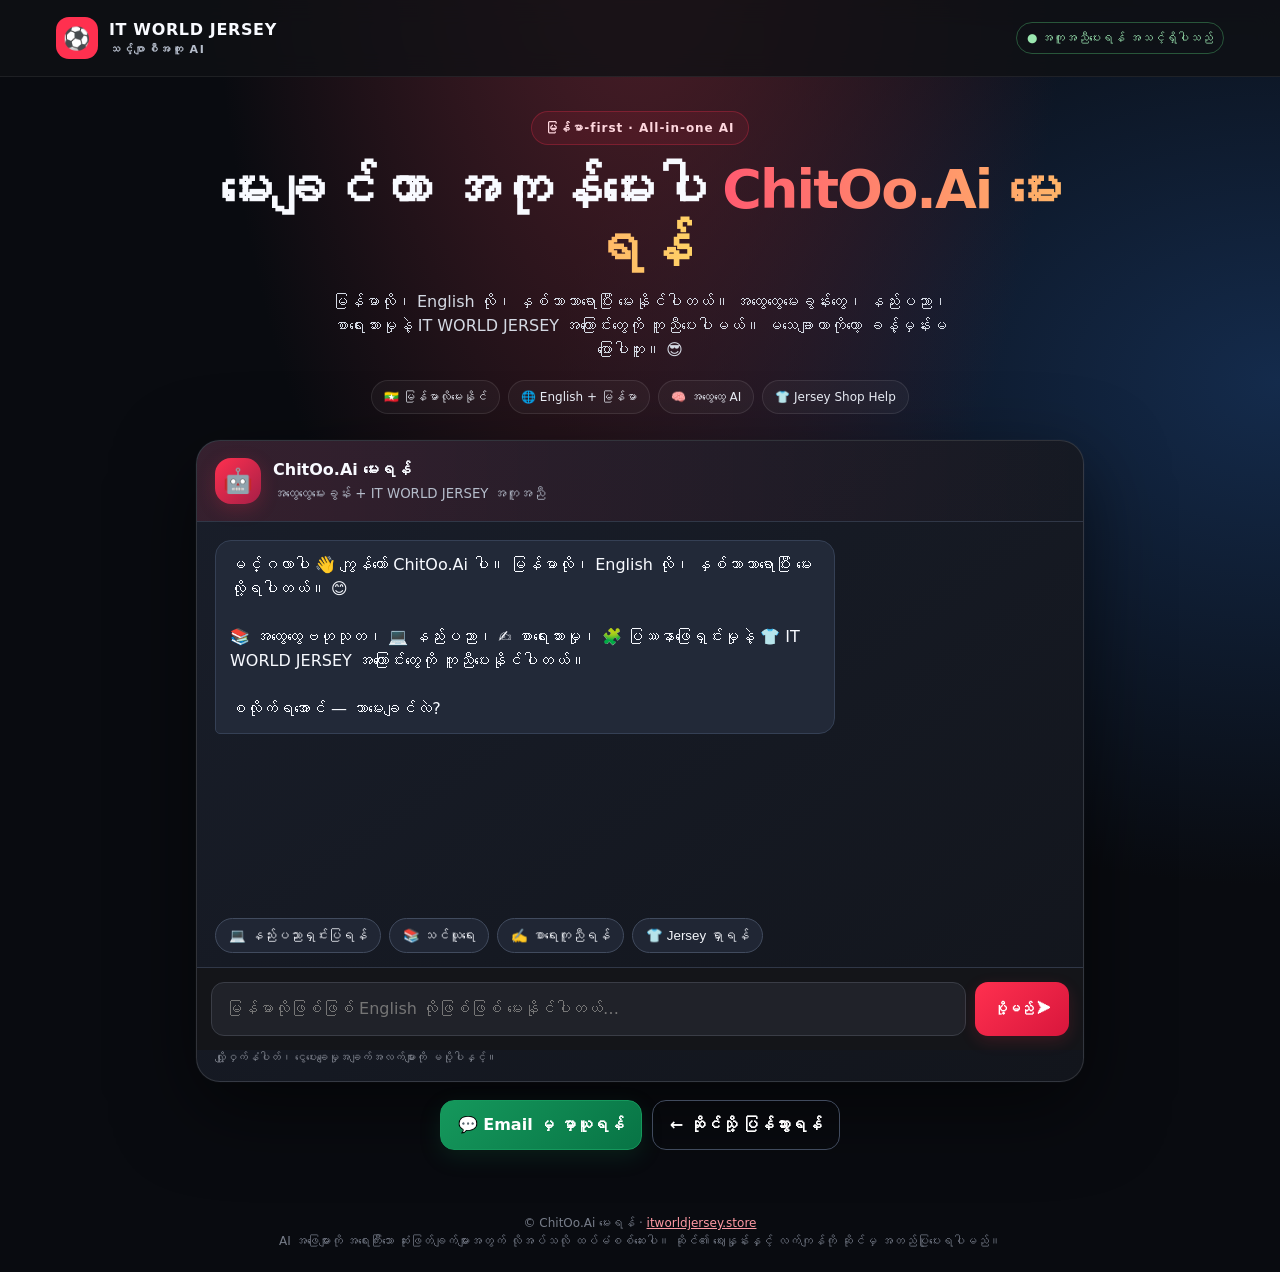
<file: ai/index.html>
<!doctype html>
<html lang="my">
<head>
<meta charset="utf-8">
<meta name="viewport" content="width=device-width,initial-scale=1">
<meta name="theme-color" content="#101114">
<title>ChitOo.Ai မေးရန် | IT WORLD JERSEY</title>
<meta name="description" content="ChitOo.Ai မေးရန် — မြန်မာ-first all-purpose AI assistant, with IT WORLD JERSEY shop help.">
<style>
:root{color-scheme:dark;--bg:#090b10;--panel:#151923;--line:#303747;--red:#ff304f;--muted:#b5bdcb;--white:#f8faff;--gold:#ffd166}
*{box-sizing:border-box}body{margin:0;background:radial-gradient(ellipse at 50% -15%,#54202b 0,transparent 48%),radial-gradient(ellipse at 100% 30%,#142b4c 0,transparent 40%),var(--bg);color:var(--white);font:16px/1.5 system-ui,-apple-system,Segoe UI,Roboto,sans-serif;min-height:100vh;display:flex;flex-direction:column}
header{display:flex;align-items:center;justify-content:space-between;gap:12px;padding:17px clamp(16px,5vw,56px);border-bottom:1px solid #ffffff12;background:#101114cc;position:sticky;top:0;backdrop-filter:blur(12px);z-index:2}.brand{display:flex;align-items:center;gap:11px;font-weight:850;letter-spacing:.04em}.logo{display:grid;place-items:center;width:42px;height:42px;border-radius:13px;background:var(--red);font-size:22px}.brand small{display:block;color:var(--muted);font-size:11px;letter-spacing:.14em}.status{font-size:12px;color:#9be7b0;border:1px solid #28563a;padding:6px 10px;border-radius:99px}
main{width:min(920px,100%);margin:0 auto;padding:34px 16px 24px;flex:1}.hero{text-align:center;margin:0 auto 26px}.eyebrow{display:inline-block;color:#ffd7de;background:#ff304f18;border:1px solid #ff304f44;border-radius:99px;padding:7px 13px;font-size:12px;font-weight:800;letter-spacing:.08em}.hero h1{font-size:clamp(32px,7vw,54px);line-height:1.08;margin:16px 0 12px;letter-spacing:-.035em}.hero h1 span{background:linear-gradient(90deg,#ff5a70,#ffd166);-webkit-background-clip:text;background-clip:text;color:transparent}.hero p{color:#d4d9e3;max-width:620px;margin:0 auto;font-size:16px}.badges{display:flex;justify-content:center;gap:8px;flex-wrap:wrap;margin-top:18px}.badge{border:1px solid #ffffff18;background:#ffffff09;border-radius:99px;padding:7px 12px;font-size:12px;color:#e7ebf3}
.chat{border:1px solid #ffffff20;border-radius:24px;background:linear-gradient(145deg,#191e2a,#12151c);overflow:hidden;box-shadow:0 26px 80px #0008,0 0 0 1px #ffffff05}.chathead{padding:17px 18px;border-bottom:1px solid var(--line);display:flex;align-items:center;gap:12px;background:linear-gradient(90deg,#ff304f20,transparent)}.avatar{width:46px;height:46px;border-radius:16px;background:linear-gradient(135deg,#ff304f,#a51f47);display:grid;place-items:center;font-size:24px;box-shadow:0 5px 18px #ff304f35}.chathead strong{display:block}.chathead small{color:var(--muted);display:block;margin-top:2px}.messages{height:min(44vh,440px);min-height:280px;overflow-y:auto;padding:18px;display:flex;flex-direction:column;gap:12px}.msg{max-width:min(85%,620px);padding:12px 14px;border-radius:16px;white-space:pre-wrap;overflow-wrap:anywhere}.bot{align-self:flex-start;background:#222938;border:1px solid #354055;border-bottom-left-radius:5px}.user{align-self:flex-end;background:linear-gradient(135deg,#d91e42,#a91f30);border:1px solid #ff647b44;border-bottom-right-radius:5px}.quick{display:flex;flex-wrap:wrap;gap:8px;padding:0 18px 14px}.quick button{background:#202634;color:#f2f4f9;border:1px solid #414b5e;border-radius:99px;padding:9px 13px;cursor:pointer;transition:transform .15s,border-color .15s}.quick button:active{transform:scale(.97)}.quick button:hover{border-color:var(--red)}form{display:flex;gap:9px;padding:14px;border-top:1px solid var(--line);background:#141519}input{min-width:0;flex:1;background:#202229;color:white;border:1px solid #3a3d46;border-radius:13px;padding:14px;font:inherit;outline:none}input:focus{border-color:var(--red)}.send{border:0;border-radius:13px;background:linear-gradient(135deg,#ff304f,#d8163c);color:white;font-weight:800;padding:0 19px;cursor:pointer;box-shadow:0 5px 16px #ff304f28}.hint{padding:0 18px 15px;color:#8e929d;font-size:11px}.cta{display:flex;justify-content:center;flex-wrap:wrap;gap:10px;margin:18px 0}.linkbtn{display:inline-flex;text-decoration:none;justify-content:center;align-items:center;gap:8px;border:1px solid #414b5e;border-radius:14px;padding:12px 17px;color:white;font-weight:700;transition:transform .15s}.linkbtn:active{transform:scale(.98)}.linkbtn.primary{background:linear-gradient(135deg,#15985c,#087445);border-color:#15985c;box-shadow:0 7px 22px #15985c25}footer{text-align:center;color:#777d89;padding:22px 12px;font-size:12px}footer a{color:#ff9aa4} @media(max-width:480px){header{padding:12px}.status{font-size:10px}.messages{padding:13px;min-height:260px}.msg{max-width:92%}.hero{margin-bottom:20px}main{padding-top:28px}.send{padding:0 14px}}
</style>
</head>
<body>
<header><div class="brand"><div class="logo">⚽</div><div>IT WORLD JERSEY<small>သင့်ဂျာစီအကူ AI</small></div></div><div class="status">● အကူအညီပေးရန် အသင့်ရှိပါသည်</div></header>
<main>
<section class="hero"><div class="eyebrow">မြန်မာ-first · All-in-one AI</div><h1>မေးချင်တာ အကုန်မေးပါ <span>ChitOo.Ai မေးရန်</span></h1><p>မြန်မာလို၊ English လို၊ နှစ်ဘာသာရောပြီး မေးနိုင်ပါတယ်။ အထွေထွေမေးခွန်းတွေ၊ နည်းပညာ၊ စာရေးသားမှုနဲ့ IT WORLD JERSEY အကြောင်းတွေကို ကူညီပေးပါမယ်။ မသေချာတာကိုတော့ ခန့်မှန်းမပြောပါဘူး။ 😎</p><div class="badges"><span class="badge">🇲🇲 မြန်မာလိုမေးနိုင်</span><span class="badge">🌐 English + မြန်မာ</span><span class="badge">🧠 အထွေထွေ AI</span><span class="badge">👕 Jersey Shop Help</span></div></section>
<section class="chat" aria-label="ChitOo.Ai မေးရန် chat"><div class="chathead"><div class="avatar">🤖</div><div><strong>ChitOo.Ai မေးရန်</strong><small>အထွေထွေမေးခွန်း + IT WORLD JERSEY အကူအညီ</small></div></div><div class="messages" id="messages" aria-live="polite"><div class="msg bot">မင်္ဂလာပါ 👋 ကျွန်တော် ChitOo.Ai ပါ။ မြန်မာလို၊ English လို၊ နှစ်ဘာသာရောပြီး မေးလို့ရပါတယ်။ 😊<br><br>📚 အထွေထွေဗဟုသုတ၊ 💻 နည်းပညာ၊ ✍️ စာရေးသားမှု၊ 🧩 ပြဿနာဖြေရှင်းမှုနဲ့ 👕 IT WORLD JERSEY အကြောင်းတွေကို ကူညီပေးနိုင်ပါတယ်။<br><br>စလိုက်ရအောင် — ဘာမေးချင်လဲ?</div></div><div class="quick"><button data-q="Cloudflare Worker ဆိုတာဘာလဲ မြန်မာလိုရှင်းပြပါ">💻 နည်းပညာရှင်းပြရန်</button><button data-q="နေ့စဉ်သုံးနိုင်တဲ့ အင်္ဂလိပ်စာလေ့လာရေးအစီအစဉ် ဆွဲပေးပါ">📚 သင်ယူရေး</button><button data-q="ဒီစာကို ပိုရှင်းလင်းအောင် ပြင်ရေးပေးပါ">✍️ စာရေးကူညီရန်</button><button data-q="Design 1081 ကို ရှာဖို့ ကူညီပါ">👕 Jersey ရှာရန်</button></div><form id="chatForm"><input id="chatInput" maxlength="500" autocomplete="off" placeholder="မြန်မာလိုဖြစ်ဖြစ် English လိုဖြစ်ဖြစ် မေးနိုင်ပါတယ်…" aria-label="Message ChitOo.Ai မေးရန်" required><button class="send" type="submit">ပို့မည် ➤</button></form><div class="hint">လျှို့ဝှက်နံပါတ်၊ ငွေပေးချေမှုအချက်အလက်များကို မပို့ပါနှင့်။</div></section>
<div class="cta"><a class="linkbtn primary" id="whatsapp" href="mailto:sales@itworldjersey.store?subject=IT%20WORLD%20JERSEY%20Help%20Request&body=Hi%20IT%20WORLD%20JERSEY%2C%20I%20need%20help%20finding%20a%20jersey." target="_blank" rel="noopener">💬 Email မှ မှာယူရန်</a><a class="linkbtn" href="https://itworldjersey.store/">← ဆိုင်သို့ ပြန်သွားရန်</a></div>
</main>
<footer>© ChitOo.Ai မေးရန် · <a href="https://itworldjersey.store/">itworldjersey.store</a><br>AI အဖြေများကို အရေးကြီးသော ဆုံးဖြတ်ချက်များအတွက် လိုအပ်သလို ထပ်မံစစ်ဆေးပါ။ ဆိုင်၏ ဈေးနှုန်းနှင့် လက်ကျန်ကို ဆိုင်မှ အတည်ပြုပေးရပါမည်။</footer>
<script>
(()=>{const log=document.getElementById('messages'),form=document.getElementById('chatForm'),input=document.getElementById('chatInput'),wa=document.getElementById('whatsapp');const history=[];let busy=false;function add(text,who){const el=document.createElement('div');el.className='msg '+who;el.textContent=text;log.appendChild(el);log.scrollTop=log.scrollHeight;return el}function setBusy(v){busy=v;input.disabled=v;form.querySelector('button').disabled=v;form.querySelector('button').textContent=v?'စဉ်းစားနေသည်…':'ပို့မည် ➤'}async function answer(raw){const q=raw.trim();if(!q||busy)return;add(q,'user');wa.href='mailto:sales@itworldjersey.store?subject=IT%20WORLD%20JERSEY%20Help%20Request&body='+encodeURIComponent('Hi IT WORLD JERSEY! I need help with: '+q);history.push({role:'user',content:q});setBusy(true);try{const res=await fetch('/api/chat',{method:'POST',headers:{'Content-Type':'application/json'},body:JSON.stringify({messages:history})});const data=await res.json();if(!res.ok||!data.reply)throw new Error(data.error||'The AI service is not ready yet.');add(data.reply,'bot');history.push({role:'assistant',content:data.reply});if(history.length>12)history.splice(0,history.length-12)}catch(err){add((err.message||'AI connection unavailable.')+' You can still contact the shop directly using WhatsApp below.','bot')}finally{setBusy(false)}}form.addEventListener('submit',e=>{e.preventDefault();const q=input.value;input.value='';answer(q)});document.querySelectorAll('[data-q]').forEach(b=>b.addEventListener('click',()=>answer(b.dataset.q)));})();
</script>
</body></html>
</file>
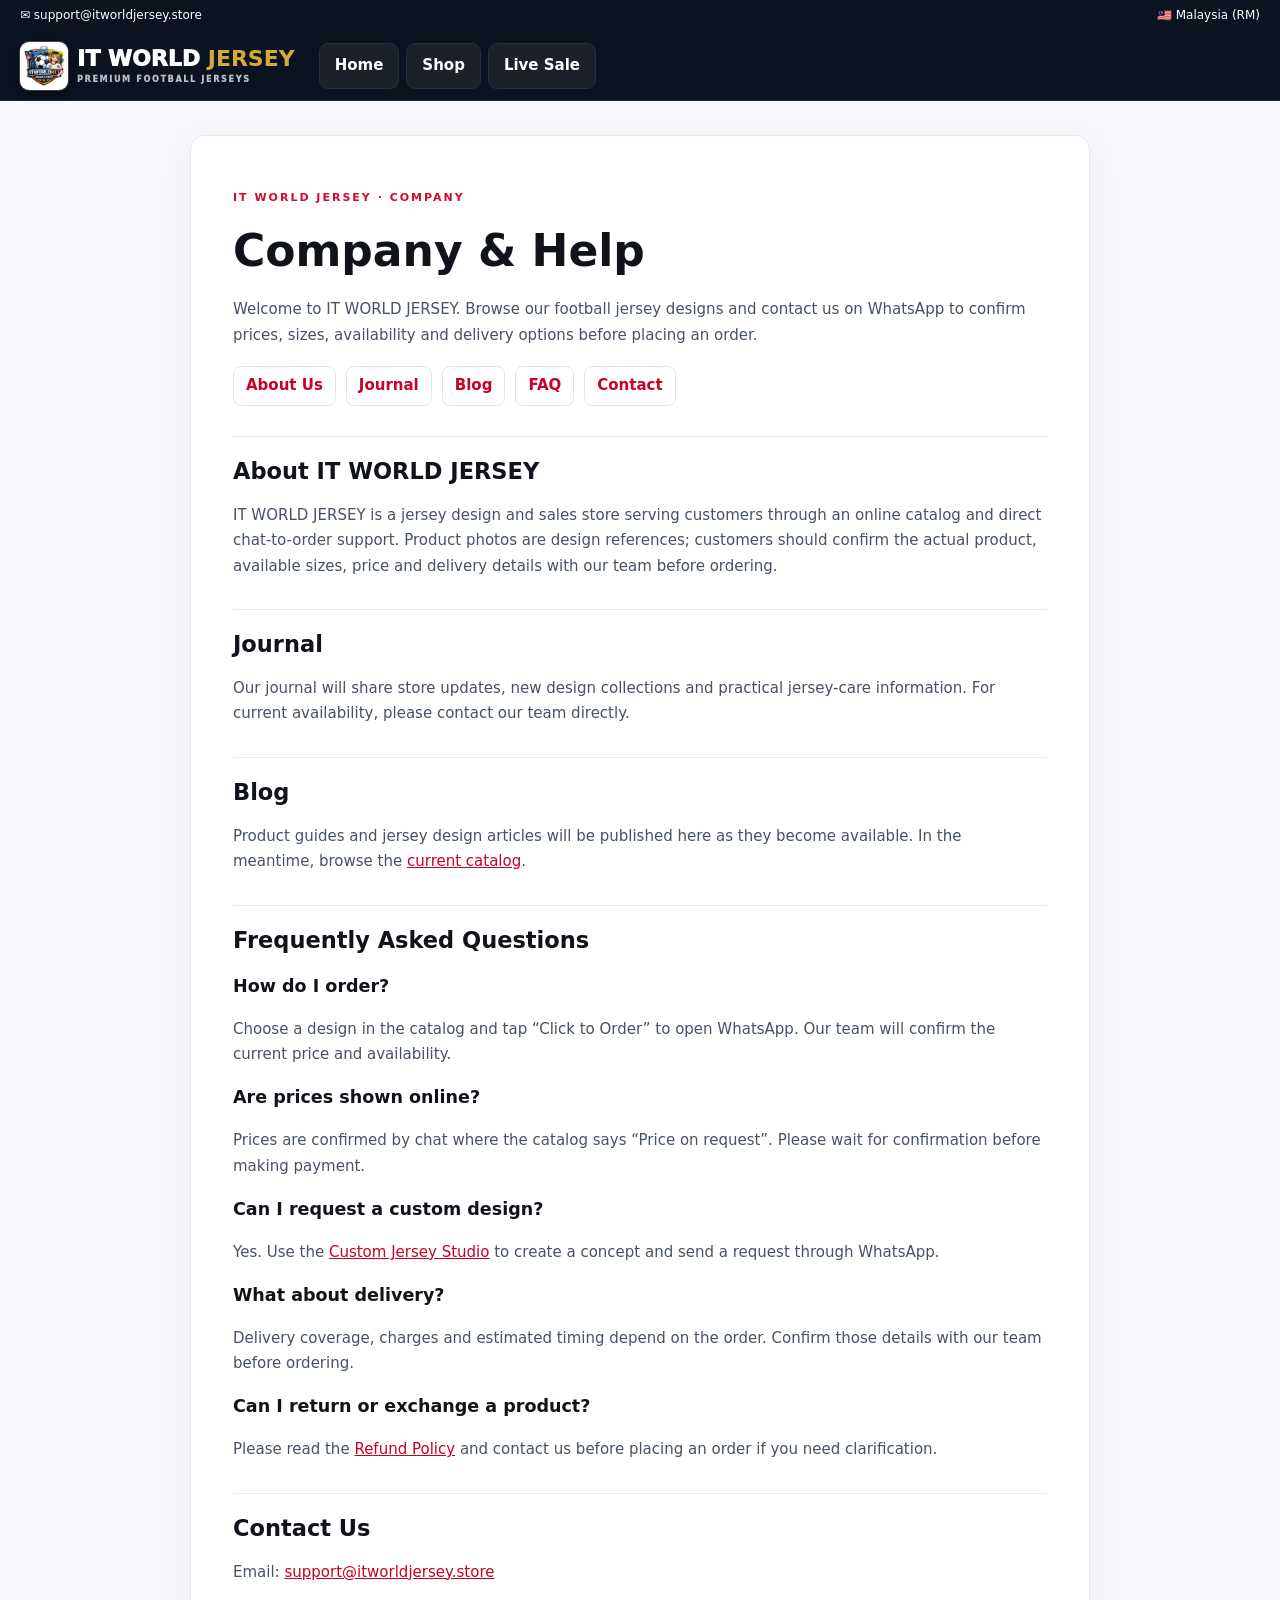
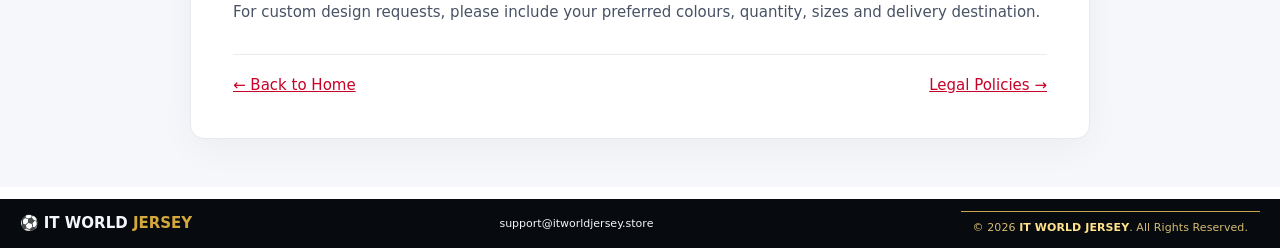
<file: company.html>
<!doctype html>
<html lang="en">
<head>
<meta charset="utf-8"><meta name="viewport" content="width=device-width,initial-scale=1">
<meta name="theme-color" content="#0b1220">
<meta name="description" content="About IT WORLD JERSEY, company updates, blog and frequently asked questions.">
<title>Company & Help | IT WORLD JERSEY</title>
<link rel="icon" type="image/svg+xml" href="/favicon.svg?v=20261031-1">
<link rel="shortcut icon" href="/favicon.svg?v=20261031-1">
<link rel="stylesheet" href="styles.css?v=20261030-1">
<style>
.content-page{background:#f6f7fa;min-height:70vh;padding:34px 0 48px}.content-shell{width:min(900px,calc(100% - 32px));margin:auto;background:#fff;border:1px solid #e6eaf0;border-radius:14px;padding:clamp(20px,4vw,42px);box-shadow:0 10px 35px #121a280b}.content-shell h1{margin:0 0 8px;font-size:clamp(30px,5vw,44px)}.content-shell h2{margin:30px 0 8px;padding-top:18px;border-top:1px solid #e8ebf0}.content-shell p,.content-shell li{line-height:1.7;color:#485264}.content-shell a{color:#c90027;text-decoration:underline}.content-nav{display:flex;gap:10px;flex-wrap:wrap;margin:18px 0 24px}.content-nav a{border:1px solid #e0e5ec;border-radius:8px;padding:8px 12px;text-decoration:none;font-weight:700}.content-page .eyebrow{color:#d30a2f}.content-footer{display:flex;justify-content:space-between;gap:14px;flex-wrap:wrap;margin-top:28px;padding-top:20px;border-top:1px solid #e8ebf0}
</style>
</head>
<body>
<div class="topbar"><div class="wrap top-inner"><a href="mailto:support@itworldjersey.store">✉ support@itworldjersey.store</a><span>🇲🇾 Malaysia (RM)</span></div></div>
<header class="site-head"><div class="wrap head-inner"><a class="brand" href="index.html"><img class="brand-logo" src="assets/itworldkl-jersey-shop.jpg" alt="IT WORLD KL Jersey Shop logo"><span>IT WORLD <b>JERSEY</b><small>PREMIUM FOOTBALL JERSEYS</small></span></a><nav class="nav"><a class="nav-link" href="index.html">Home</a><a class="nav-link" href="shop/">Shop</a><a class="nav-link live" href="https://itworldjersey.store/live/">Live Sale</a></nav></div></header>
<main class="content-page"><article class="content-shell">
<p class="eyebrow">IT WORLD JERSEY · COMPANY</p><h1>Company & Help</h1><p>Welcome to IT WORLD JERSEY. Browse our football jersey designs and contact us on WhatsApp to confirm prices, sizes, availability and delivery options before placing an order.</p>
<nav class="content-nav" aria-label="Company page sections"><a href="#about">About Us</a><a href="#journal">Journal</a><a href="#blog">Blog</a><a href="#faq">FAQ</a><a href="#contact">Contact</a></nav>
<section id="about"><h2>About IT WORLD JERSEY</h2><p>IT WORLD JERSEY is a jersey design and sales store serving customers through an online catalog and direct chat-to-order support. Product photos are design references; customers should confirm the actual product, available sizes, price and delivery details with our team before ordering.</p></section>
<section id="journal"><h2>Journal</h2><p>Our journal will share store updates, new design collections and practical jersey-care information. For current availability, please contact our team directly.</p></section>
<section id="blog"><h2>Blog</h2><p>Product guides and jersey design articles will be published here as they become available. In the meantime, browse the <a href="shop/">current catalog</a>.</p></section>
<section id="faq"><h2>Frequently Asked Questions</h2>
<h3>How do I order?</h3><p>Choose a design in the catalog and tap “Click to Order” to open WhatsApp. Our team will confirm the current price and availability.</p>
<h3>Are prices shown online?</h3><p>Prices are confirmed by chat where the catalog says “Price on request”. Please wait for confirmation before making payment.</p>
<h3>Can I request a custom design?</h3><p>Yes. Use the <a href="custom-design.html">Custom Jersey Studio</a> to create a concept and send a request through WhatsApp.</p>
<h3>What about delivery?</h3><p>Delivery coverage, charges and estimated timing depend on the order. Confirm those details with our team before ordering.</p>
<h3>Can I return or exchange a product?</h3><p>Please read the <a href="legal.html#refund">Refund Policy</a> and contact us before placing an order if you need clarification.</p></section>
<section id="contact"><h2>Contact Us</h2><p>Email: <a href="mailto:support@itworldjersey.store">support@itworldjersey.store</a></p><p>For custom design requests, please include your preferred colours, quantity, sizes and delivery destination.</p></section>
<div class="content-footer"><a href="index.html">← Back to Home</a><a href="legal.html">Legal Policies →</a></div>
</article></main><footer class="footer"><div class="wrap footer-bottom"><span>⚽ <b>IT WORLD <em>JERSEY</em></b></span><a href="mailto:support@itworldjersey.store">support@itworldjersey.store</a><span class="copyright">© 2026 <strong>IT WORLD JERSEY</strong>. All Rights Reserved.</span></div></footer>
</body></html>
</file>
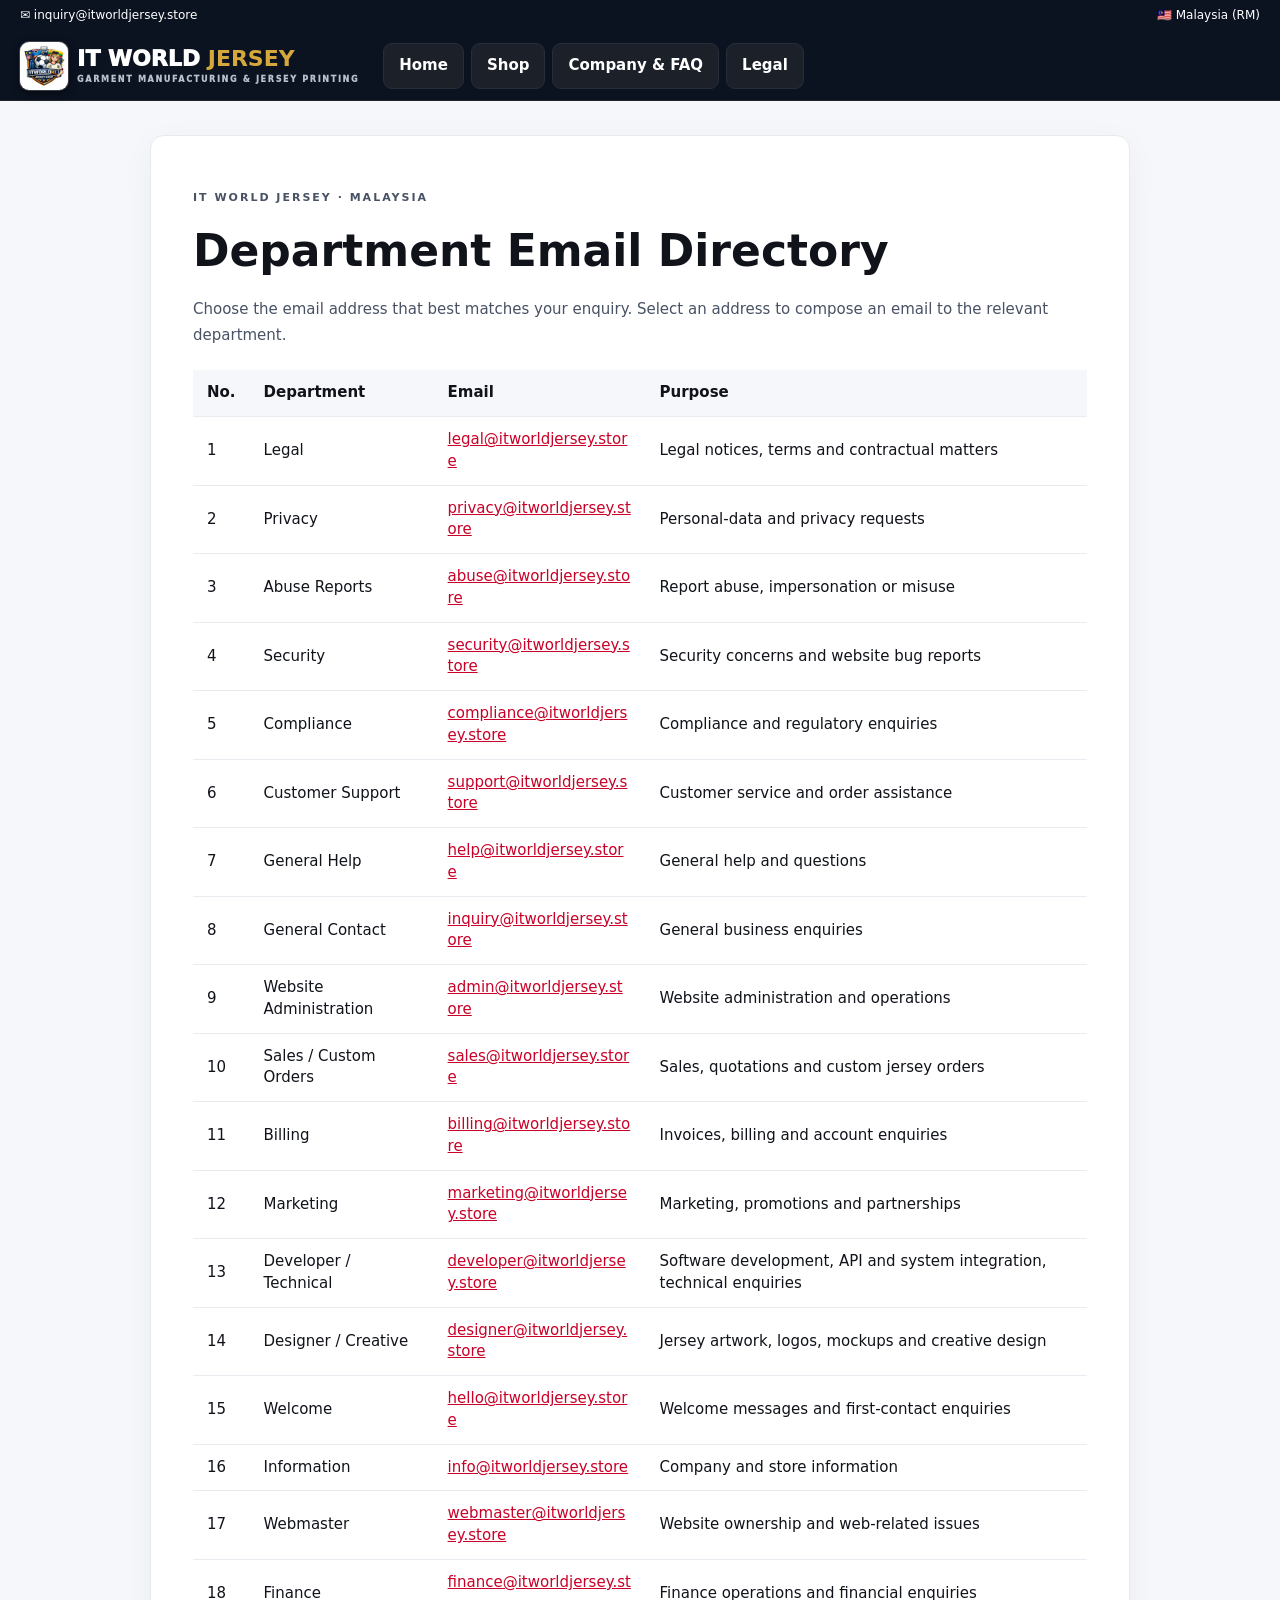
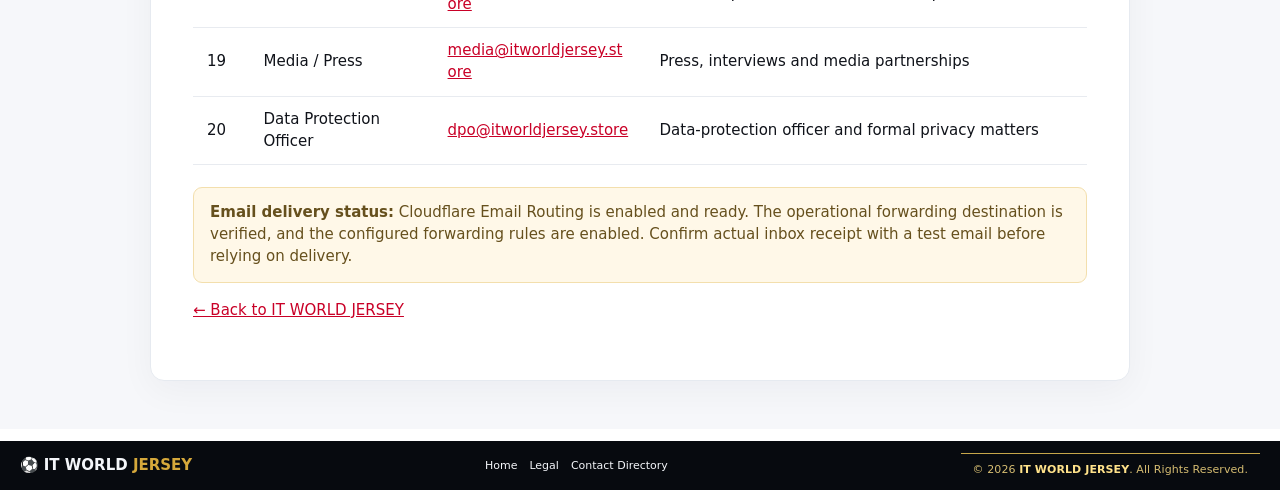
<file: contact-directory.html>
<!doctype html>
<html lang="en">
<head>
<meta charset="utf-8"><meta name="viewport" content="width=device-width,initial-scale=1">
<meta name="theme-color" content="#0b1220">
<meta name="description" content="Official departmental contact email directory for IT WORLD JERSEY, Malaysia.">
<title>Contact Directory | IT WORLD JERSEY</title>
<link rel="stylesheet" href="styles.css?v=20261031-1">
<style>
.directory-page{background:#f6f7fa;min-height:70vh;padding:34px 0 48px}.directory-shell{width:min(980px,calc(100% - 32px));margin:auto;background:#fff;border:1px solid #e6eaf0;border-radius:14px;padding:clamp(20px,4vw,42px);box-shadow:0 10px 35px #121a280b}.directory-shell h1{margin:0 0 8px;font-size:clamp(30px,5vw,44px)}.directory-shell p{line-height:1.7;color:#485264}.directory-shell a{color:#c90027;text-decoration:underline;overflow-wrap:anywhere}.directory-table-wrap{overflow-x:auto;margin-top:22px}.directory-table{width:100%;border-collapse:collapse;min-width:610px}.directory-table th,.directory-table td{text-align:left;padding:12px 14px;border-bottom:1px solid #e8ebf0}.directory-table th{background:#f6f7fa}.directory-note{margin-top:22px;padding:14px 16px;background:#fff8e8;border:1px solid #f3dfad;border-radius:9px;color:#66501d}@media(max-width:600px){.directory-shell{padding:20px 16px}.directory-table th,.directory-table td{padding:10px}}
</style>
</head>
<body>
<div class="topbar"><div class="wrap top-inner"><a href="mailto:inquiry@itworldjersey.store">✉ inquiry@itworldjersey.store</a><span>🇲🇾 Malaysia (RM)</span></div></div>
<header class="site-head"><div class="wrap head-inner"><a class="brand" href="index.html"><img class="brand-logo" src="assets/itworldkl-jersey-shop.jpg" alt="IT WORLD JERSEY logo"><span>IT WORLD <b>JERSEY</b><small>GARMENT MANUFACTURING & JERSEY PRINTING</small></span></a><nav class="nav"><a class="nav-link" href="index.html">Home</a><a class="nav-link" href="shop/">Shop</a><a class="nav-link" href="company.html">Company & FAQ</a><a class="nav-link" href="legal.html">Legal</a></nav></div></header>
<main class="directory-page"><article class="directory-shell">
<p class="eyebrow">IT WORLD JERSEY · MALAYSIA</p><h1>Department Email Directory</h1>
<p>Choose the email address that best matches your enquiry. Select an address to compose an email to the relevant department.</p>
<div class="directory-table-wrap"><table class="directory-table"><thead><tr><th>No.</th><th>Department</th><th>Email</th><th>Purpose</th></tr></thead><tbody>
<tr><td>1</td><td>Legal</td><td><a href="mailto:legal@itworldjersey.store">legal@itworldjersey.store</a></td><td>Legal notices, terms and contractual matters</td></tr>
<tr><td>2</td><td>Privacy</td><td><a href="mailto:privacy@itworldjersey.store">privacy@itworldjersey.store</a></td><td>Personal-data and privacy requests</td></tr>
<tr><td>3</td><td>Abuse Reports</td><td><a href="mailto:abuse@itworldjersey.store">abuse@itworldjersey.store</a></td><td>Report abuse, impersonation or misuse</td></tr>
<tr><td>4</td><td>Security</td><td><a href="mailto:security@itworldjersey.store">security@itworldjersey.store</a></td><td>Security concerns and website bug reports</td></tr>
<tr><td>5</td><td>Compliance</td><td><a href="mailto:compliance@itworldjersey.store">compliance@itworldjersey.store</a></td><td>Compliance and regulatory enquiries</td></tr>
<tr><td>6</td><td>Customer Support</td><td><a href="mailto:support@itworldjersey.store">support@itworldjersey.store</a></td><td>Customer service and order assistance</td></tr>
<tr><td>7</td><td>General Help</td><td><a href="mailto:help@itworldjersey.store">help@itworldjersey.store</a></td><td>General help and questions</td></tr>
<tr><td>8</td><td>General Contact</td><td><a href="mailto:inquiry@itworldjersey.store">inquiry@itworldjersey.store</a></td><td>General business enquiries</td></tr>
<tr><td>9</td><td>Website Administration</td><td><a href="mailto:admin@itworldjersey.store">admin@itworldjersey.store</a></td><td>Website administration and operations</td></tr>
<tr><td>10</td><td>Sales / Custom Orders</td><td><a href="mailto:sales@itworldjersey.store">sales@itworldjersey.store</a></td><td>Sales, quotations and custom jersey orders</td></tr>
<tr><td>11</td><td>Billing</td><td><a href="mailto:billing@itworldjersey.store">billing@itworldjersey.store</a></td><td>Invoices, billing and account enquiries</td></tr>
<tr><td>12</td><td>Marketing</td><td><a href="mailto:marketing@itworldjersey.store">marketing@itworldjersey.store</a></td><td>Marketing, promotions and partnerships</td></tr>
<tr><td>13</td><td>Developer / Technical</td><td><a href="mailto:developer@itworldjersey.store">developer@itworldjersey.store</a></td><td>Software development, API and system integration, technical enquiries</td></tr>
<tr><td>14</td><td>Designer / Creative</td><td><a href="mailto:designer@itworldjersey.store">designer@itworldjersey.store</a></td><td>Jersey artwork, logos, mockups and creative design</td></tr>
<tr><td>15</td><td>Welcome</td><td><a href="mailto:hello@itworldjersey.store">hello@itworldjersey.store</a></td><td>Welcome messages and first-contact enquiries</td></tr>
<tr><td>16</td><td>Information</td><td><a href="mailto:info@itworldjersey.store">info@itworldjersey.store</a></td><td>Company and store information</td></tr>
<tr><td>17</td><td>Webmaster</td><td><a href="mailto:webmaster@itworldjersey.store">webmaster@itworldjersey.store</a></td><td>Website ownership and web-related issues</td></tr>
<tr><td>18</td><td>Finance</td><td><a href="mailto:finance@itworldjersey.store">finance@itworldjersey.store</a></td><td>Finance operations and financial enquiries</td></tr>
<tr><td>19</td><td>Media / Press</td><td><a href="mailto:media@itworldjersey.store">media@itworldjersey.store</a></td><td>Press, interviews and media partnerships</td></tr>
<tr><td>20</td><td>Data Protection Officer</td><td><a href="mailto:dpo@itworldjersey.store">dpo@itworldjersey.store</a></td><td>Data-protection officer and formal privacy matters</td></tr>
</tbody></table></div>
<div class="directory-note"><strong>Email delivery status:</strong> Cloudflare Email Routing is enabled and ready. The operational forwarding destination is verified, and the configured forwarding rules are enabled. Confirm actual inbox receipt with a test email before relying on delivery.</div>
<p><a href="index.html">← Back to IT WORLD JERSEY</a></p>
</article></main>
<footer class="footer"><div class="wrap footer-bottom"><span>⚽ <b>IT WORLD <em>JERSEY</em></b></span><nav><a href="index.html">Home</a><a href="legal.html">Legal</a><a href="contact-directory.html">Contact Directory</a></nav><span class="copyright">© 2026 <strong>IT WORLD JERSEY</strong>. All Rights Reserved.</span></div></footer>
</body></html>
</file>
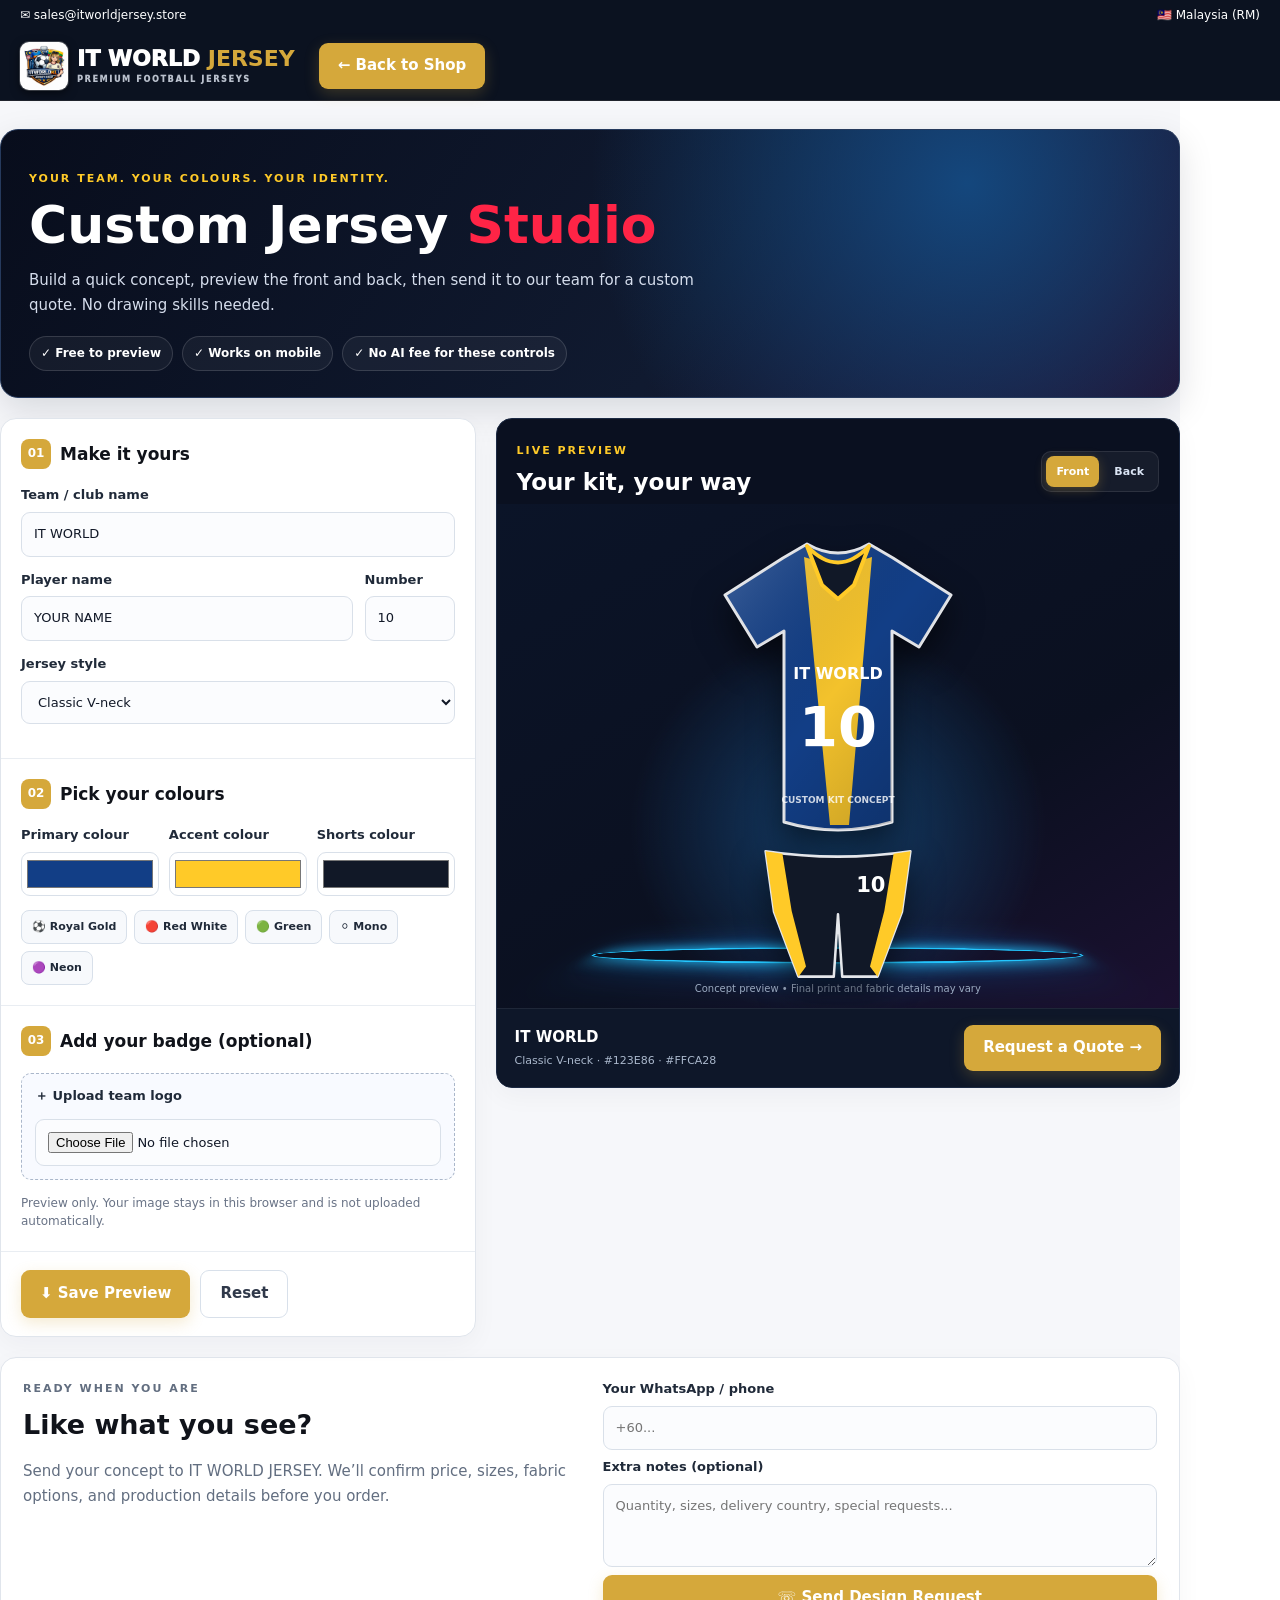
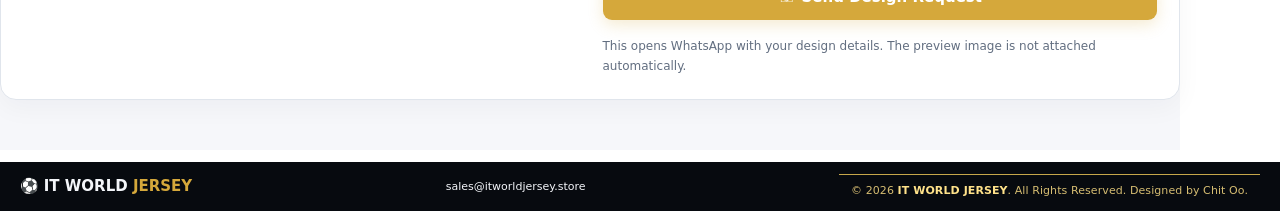
<file: custom-design.html>
<!doctype html>
<html lang="en"><head><meta charset="utf-8"><meta name="viewport" content="width=device-width,initial-scale=1"><meta name="theme-color" content="#0b1220"><meta name="description" content="Create a custom football jersey concept. Choose colours, add a team name and player number, preview front and back, then request a quote from IT WORLD JERSEY."><title>Custom Jersey Studio | IT WORLD JERSEY</title><link rel="icon" type="image/svg+xml" href="/favicon.svg?v=20261031-1">
<link rel="shortcut icon" href="/favicon.svg?v=20261031-1">
<link rel="stylesheet" href="styles.css?v=20261017-17"><script src="custom.js?v=20261017-2" defer></script></head>
<body><div class="topbar"><div class="wrap top-inner"><a href="mailto:sales@itworldjersey.store">✉ sales@itworldjersey.store</a><span>🇲🇾 Malaysia (RM)</span></div></div>
<header class="site-head"><div class="wrap head-inner"><a class="brand" href="index.html"><img class="brand-logo" src="assets/itworldkl-jersey-shop.jpg" alt="IT WORLD KL Jersey Shop logo"><span>IT WORLD <b>JERSEY</b><small>PREMIUM FOOTBALL JERSEYS</small></span></a><a class="button red" href="index.html">← Back to Shop</a></div></header>
<main class="custom-page custom-studio"><section class="studio-hero"><p class="eyebrow">YOUR TEAM. YOUR COLOURS. YOUR IDENTITY.</p><h1>Custom Jersey <span>Studio</span></h1><p>Build a quick concept, preview the front and back, then send it to our team for a custom quote. No drawing skills needed.</p><div class="studio-pills"><span>✓ Free to preview</span><span>✓ Works on mobile</span><span>✓ No AI fee for these controls</span></div></section>
<div class="studio-layout">
<section class="studio-controls"><div class="studio-section"><h2><span>01</span> Make it yours</h2><label>Team / club name<input id="teamName" maxlength="22" value="IT WORLD" placeholder="e.g. TIGERS FC"></label><div class="studio-two"><label>Player name<input id="playerName" maxlength="16" value="YOUR NAME" placeholder="PLAYER NAME"></label><label>Number<input id="playerNumber" type="number" min="0" max="99" value="10"></label></div><label>Jersey style<select id="jerseyStyle"><option value="classic">Classic V-neck</option><option value="round">Round neck</option><option value="collar">Polo collar</option></select></label></div>
<div class="studio-section"><h2><span>02</span> Pick your colours</h2><div class="colour-row"><label>Primary colour<input id="primaryColor" type="color" value="#123e86"></label><label>Accent colour<input id="accentColor" type="color" value="#ffca28"></label><label>Shorts colour<input id="shortsColor" type="color" value="#111827"></label></div><div class="preset-row" aria-label="Colour presets"><button type="button" data-primary="#123e86" data-accent="#ffca28" data-shorts="#111827">⚽ Royal Gold</button><button type="button" data-primary="#d71920" data-accent="#ffffff" data-shorts="#202020">🔴 Red White</button><button type="button" data-primary="#087f55" data-accent="#ffffff" data-shorts="#064e3b">🟢 Green</button><button type="button" data-primary="#f4f4f5" data-accent="#111827" data-shorts="#111827">⚪ Mono</button><button type="button" data-primary="#6d28d9" data-accent="#67e8f9" data-shorts="#21113f">🟣 Neon</button></div></div>
<div class="studio-section"><h2><span>03</span> Add your badge (optional)</h2><label class="badge-upload">＋ Upload team logo<input id="badgeFile" type="file" accept="image/png,image/jpeg,image/webp"></label><small class="studio-hint">Preview only. Your image stays in this browser and is not uploaded automatically.</small></div>
<div class="studio-actions"><button type="button" class="button red" id="downloadPreview">⬇ Save Preview</button><button type="button" class="button studio-reset" id="resetDesign">Reset</button></div></section>
<section class="studio-preview"><div class="preview-heading"><div><span class="eyebrow">LIVE PREVIEW</span><h2>Your kit, your way</h2></div><div class="view-toggle"><button type="button" class="active" data-view="front">Front</button><button type="button" data-view="back">Back</button></div></div>
<div class="kit-stage"><div class="kit-glow"></div><div class="kit-item"><svg id="shirtSvg" viewBox="0 0 300 330" role="img" aria-label="Custom football jersey preview"><defs><linearGradient id="shirtShade" x1="0" x2="1" y1="0" y2="1"><stop offset="0" stop-color="#ffffff" stop-opacity=".2"/><stop offset=".5" stop-color="#000000" stop-opacity="0"/><stop offset="1" stop-color="#000000" stop-opacity=".25"/></linearGradient></defs><path id="shirtBody" d="M95 36 L119 22 Q150 40 181 22 L205 36 L263 73 L231 125 L204 109 L204 300 Q150 316 96 300 L96 109 L69 125 L37 73 Z" fill="#123e86" stroke="#e5e7eb" stroke-width="3" stroke-linejoin="round"/><path id="shirtStripe" d="M116 35 L142 303 L161 303 L184 35 Q150 47 116 35Z" fill="#ffca28" opacity=".95"/><path d="M95 36 L119 22 Q150 40 181 22 L205 36 L263 73 L231 125 L204 109 L204 300 Q150 316 96 300 L96 109 L69 125 L37 73 Z" fill="url(#shirtShade)"/><path id="neckV" d="M119 24 Q150 57 181 24 L166 63 L150 77 L134 63 Z" fill="#111827" stroke="#ffca28" stroke-width="4" stroke-linejoin="round"/><path id="neckRound" d="M123 28 Q150 50 177 28" fill="none" stroke="#ffca28" stroke-width="12" style="display:none"/><path id="neckCollar" d="M119 24 L138 49 L150 39 L162 49 L181 24 L173 63 L150 76 L127 63 Z" fill="#111827" stroke="#ffca28" stroke-width="3" style="display:none"/><image id="shirtBadge" x="78" y="112" width="36" height="36" preserveAspectRatio="xMidYMid meet" style="display:none"/><text id="frontTeam" x="150" y="157" fill="#ffffff" font-size="16" font-weight="900" text-anchor="middle">IT WORLD</text><text id="frontNumber" x="150" y="224" fill="#ffffff" font-size="56" font-weight="900" text-anchor="middle">10</text><text x="150" y="281" fill="#ffffff" opacity=".8" font-size="9" font-weight="700" text-anchor="middle">CUSTOM KIT CONCEPT</text></svg>
<svg id="shortsSvg" viewBox="0 0 260 190" role="img" aria-label="Matching football shorts preview"><path id="shortsBody" d="M44 18 Q130 31 216 18 L206 90 L177 167 L135 167 L130 93 L125 167 L83 167 L54 90 Z" fill="#111827" stroke="#e5e7eb" stroke-width="3" stroke-linejoin="round"/><path id="shortsAccent" d="M44 18 L64 21 L75 89 L92 155 L83 167 L54 90 Z M216 18 L196 21 L185 89 L168 155 L177 167 L206 90 Z" fill="#ffca28"/><text id="shortsNumber" x="169" y="67" fill="#ffffff" font-size="25" font-weight="900" text-anchor="middle">10</text></svg></div><div class="stage-caption">Concept preview • Final print and fabric details may vary</div></div>
<div class="preview-footer"><div><b id="previewTeam">IT WORLD</b><span id="previewDetails">Royal blue · Gold · Classic V-neck</span></div><button type="button" class="button red" id="requestQuote">Request a Quote →</button></div></section></div>
<section class="studio-order" id="orderPanel"><div><p class="eyebrow">READY WHEN YOU ARE</p><h2>Like what you see?</h2><p>Send your concept to IT WORLD JERSEY. We’ll confirm price, sizes, fabric options, and production details before you order.</p></div><form id="quoteForm"><label>Your WhatsApp / phone<input id="quotePhone" type="tel" placeholder="+60..." required></label><label>Extra notes (optional)<textarea id="quoteNotes" rows="3" maxlength="600" placeholder="Quantity, sizes, delivery country, special requests..."></textarea></label><button type="submit" class="button red">☏ Send Design Request</button><p id="quoteStatus" role="status" class="studio-hint">This opens WhatsApp with your design details. The preview image is not attached automatically.</p></form></section>
</main><footer class="footer"><div class="wrap footer-bottom"><span>⚽ <b>IT WORLD <em>JERSEY</em></b></span><a href="mailto:sales@itworldjersey.store">sales@itworldjersey.store</a><span class="copyright">© 2026 <strong>IT WORLD JERSEY</strong>. All Rights Reserved. Designed by Chit Oo.</span></div></footer></body></html>
</file>
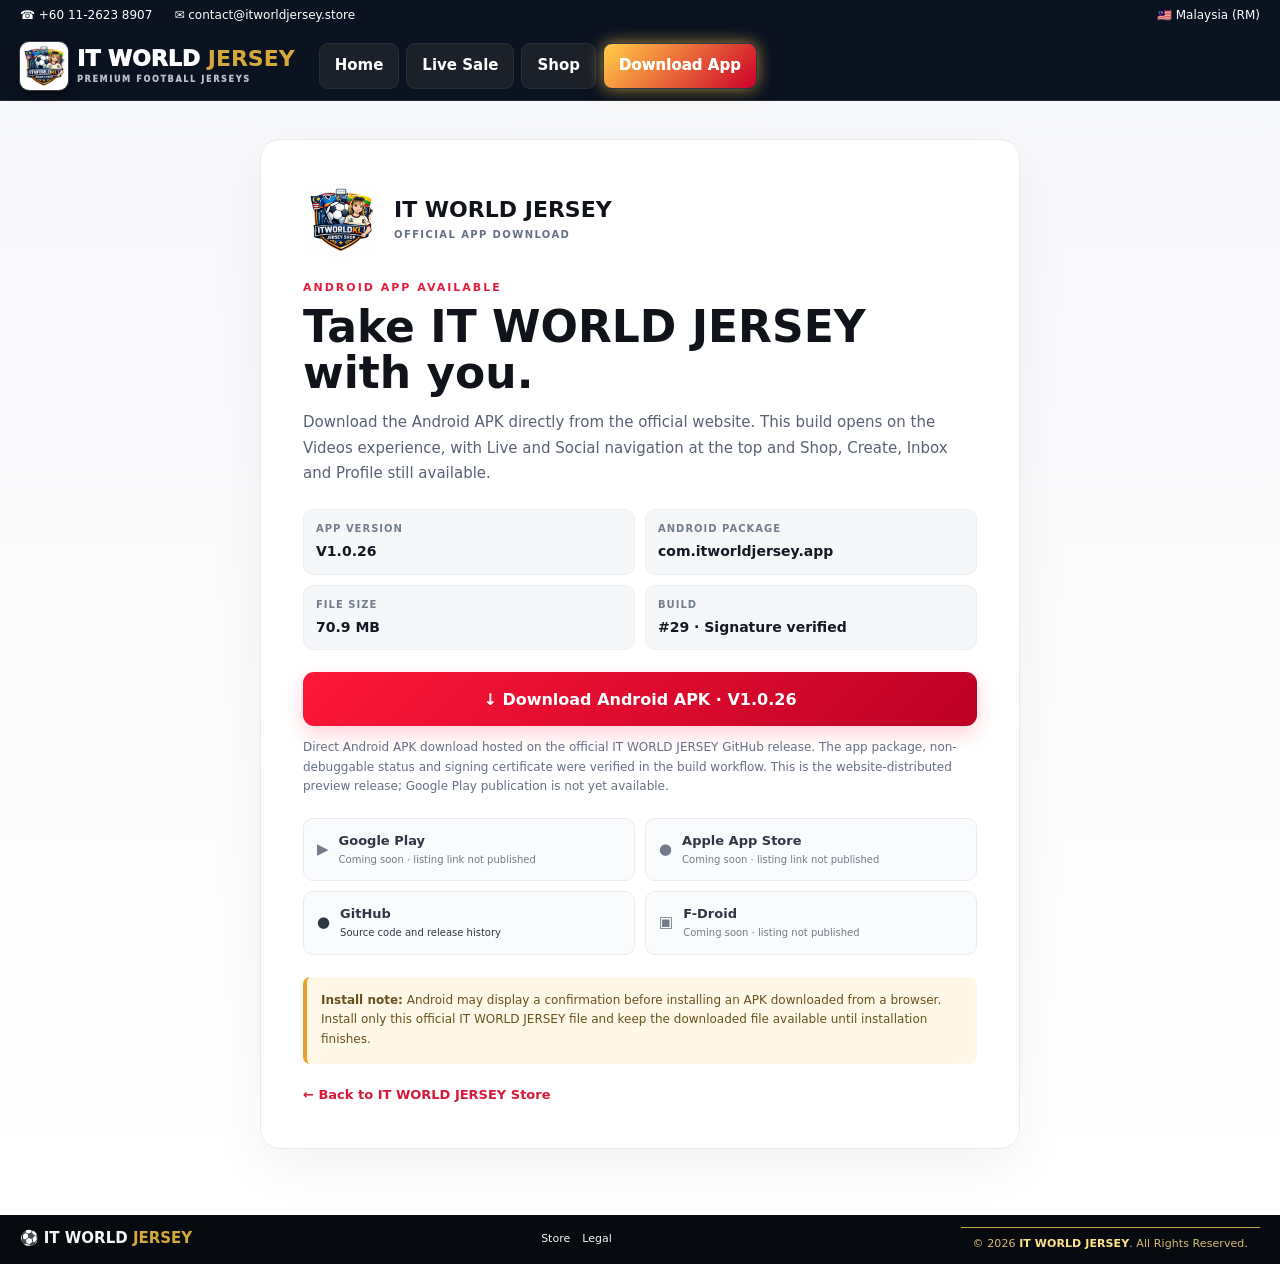
<file: download.html>
<!doctype html>
<html lang="en">
<head>
<meta charset="utf-8">
<meta name="viewport" content="width=device-width,initial-scale=1">
<meta name="theme-color" content="#0b1220">
<meta name="description" content="Download IT WORLD JERSEY Android app version 1.0.26 directly from the official website.">
<title>Download IT WORLD JERSEY App | Official Website</title>
<link rel="icon" type="image/svg+xml" href="/favicon.svg?v=20261031-1">
<link rel="stylesheet" href="styles.css?v=20261104-2">
<style>
.download-page{min-height:70vh;background:linear-gradient(180deg,#f7f8fa,#fff);padding:38px 0 54px}
.download-card{width:min(760px,calc(100% - 32px));margin:0 auto;background:#fff;border:1px solid #e6eaf0;border-radius:20px;padding:clamp(22px,5vw,42px);box-shadow:0 18px 55px #0b14200d}
.download-brand{display:flex;align-items:center;gap:15px;margin-bottom:22px}
.download-brand img{width:76px;height:76px;object-fit:contain;border-radius:12px;background:#fff}
.download-brand b{display:block;color:#10131a;font-size:22px;line-height:1.1}
.download-brand small{display:block;margin-top:6px;color:#667085;letter-spacing:1.4px;font-size:10px;font-weight:800}
.download-kicker{margin:0 0 8px;color:#e51d3c;font-size:11px;font-weight:900;letter-spacing:2px}
.download-card h1{margin:0;color:#10131a;font-size:clamp(30px,6vw,44px);line-height:1.05}
.download-lead{margin:14px 0 22px;color:#596273;line-height:1.7}
.download-meta{display:grid;grid-template-columns:repeat(2,minmax(0,1fr));gap:10px;margin:22px 0}
.download-meta div{background:#f6f7f9;border:1px solid #edf0f3;border-radius:10px;padding:12px}
.download-meta small{display:block;color:#747d8b;font-size:10px;font-weight:800;letter-spacing:1px}
.download-meta strong{display:block;margin-top:5px;color:#151923;font-size:14px;overflow-wrap:anywhere}
.download-button{display:flex;align-items:center;justify-content:center;gap:10px;width:100%;min-height:54px;padding:14px 18px;border-radius:11px;background:linear-gradient(135deg,#ff1738,#bd0025);color:#fff;font-weight:900;font-size:16px;box-shadow:0 8px 20px #ff173833}
.download-button:hover{filter:brightness(1.06);transform:translateY(-1px)}
.download-note{margin:12px 0 0;color:#667085;font-size:12px;line-height:1.6}
.store-coming{display:grid;grid-template-columns:repeat(2,minmax(0,1fr));gap:10px;margin-top:22px}
.store-coming div{display:flex;align-items:center;gap:10px;padding:13px;border:1px solid #e8ebf0;border-radius:10px;background:#fafbfc;color:#737b88}
.store-coming strong{display:block;color:#303744;font-size:13px}
.store-coming small{display:block;font-size:10px;margin-top:2px}
.download-warning{margin-top:22px;padding:14px;border-left:4px solid #e6a329;background:#fff8e8;color:#69511e;border-radius:7px;font-size:12px;line-height:1.65}
.download-back{display:inline-block;margin-top:22px;color:#d71939;font-size:13px;font-weight:900}
@media(max-width:520px){.download-meta,.store-coming{grid-template-columns:1fr}.download-brand img{width:62px;height:62px}.download-brand b{font-size:18px}}
</style>
</head>
<body>
<div class="topbar"><div class="wrap top-inner"><a href="https://wa.me/601126238907">☎ +60 11-2623 8907</a><a href="mailto:contact@itworldjersey.store">✉ contact@itworldjersey.store</a><span>🇲🇾 Malaysia (RM)</span></div></div>
<header class="site-head"><div class="wrap head-inner">
<a class="brand" href="/"><img class="brand-logo" src="assets/itworldkl-jersey-shop.jpg" alt="IT WORLD KL Jersey Shop logo"><span>IT WORLD <b>JERSEY</b><small>PREMIUM FOOTBALL JERSEYS</small></span></a>
<button class="menu-toggle" id="menuToggle" aria-label="Open menu" aria-expanded="false">☰</button>
<nav id="mainNav" class="nav">
<a class="nav-link" href="/">Home</a><a class="nav-link live" href="https://itworldjersey.store/live/">Live Sale</a><a class="nav-link" href="shop/">Shop</a><a class="nav-link active" href="download.html">Download App</a>
</nav>
</div></header>
<main class="download-page">
<section class="download-card">
<div class="download-brand"><img src="assets/itworldkl-jersey-shop.jpg" alt="IT WORLD JERSEY official logo"><div><b>IT WORLD JERSEY</b><small>OFFICIAL APP DOWNLOAD</small></div></div>
<p class="download-kicker">ANDROID APP AVAILABLE</p>
<h1>Take IT WORLD JERSEY with you.</h1>
<p class="download-lead">Download the Android APK directly from the official website. This build opens on the Videos experience, with Live and Social navigation at the top and Shop, Create, Inbox and Profile still available.</p>
<div class="download-meta">
<div><small>APP VERSION</small><strong>V1.0.26</strong></div>
<div><small>ANDROID PACKAGE</small><strong>com.itworldjersey.app</strong></div>
<div><small>FILE SIZE</small><strong>70.9 MB</strong></div>
<div><small>BUILD</small><strong>#29 · Signature verified</strong></div>
</div>
<a class="download-button" href="https://github.com/painghmuhtet/itworldjersey-store/releases/download/v1.0.26-preview/IT-WORLD-JERSEY-v1.0.26.apk" type="application/vnd.android.package-archive">↓ Download Android APK · V1.0.26</a>
<p class="download-note">Direct Android APK download hosted on the official IT WORLD JERSEY GitHub release. The app package, non-debuggable status and signing certificate were verified in the build workflow. This is the website-distributed preview release; Google Play publication is not yet available.</p>
<div class="store-coming" aria-label="App store availability">
<div><span aria-hidden="true">▶</span><span><strong>Google Play</strong><small>Coming soon · listing link not published</small></span></div>
<div><span aria-hidden="true">●</span><span><strong>Apple App Store</strong><small>Coming soon · listing link not published</small></span></div><a href="https://github.com/painghmuhtet/it-world-jersey-apk" target="_blank" rel="noopener noreferrer"><span aria-hidden="true">●</span><span><strong>GitHub</strong><small>Source code and release history</small></span></a><div aria-label="F-Droid coming soon"><span aria-hidden="true">▣</span><span><strong>F-Droid</strong><small>Coming soon · listing not published</small></span></div>
</div>
<div class="download-warning"><strong>Install note:</strong> Android may display a confirmation before installing an APK downloaded from a browser. Install only this official IT WORLD JERSEY file and keep the downloaded file available until installation finishes.</div>
<a class="download-back" href="/">← Back to IT WORLD JERSEY Store</a>
</section>
</main>
<footer class="footer"><div class="wrap footer-bottom"><span>⚽ <b>IT WORLD <em>JERSEY</em></b></span><nav><a href="/">Store</a><a href="legal.html#terms">Legal</a></nav><span class="copyright">© 2026 <strong>IT WORLD JERSEY</strong>. All Rights Reserved.</span></div></footer>
<script>
(function(){
const toggle=document.getElementById('menuToggle');
const nav=document.getElementById('mainNav');
if(toggle&&nav){toggle.addEventListener('click',function(){const open=nav.classList.toggle('open');toggle.setAttribute('aria-expanded',String(open));});}
})();
</script>
</body>
</html>
</file>
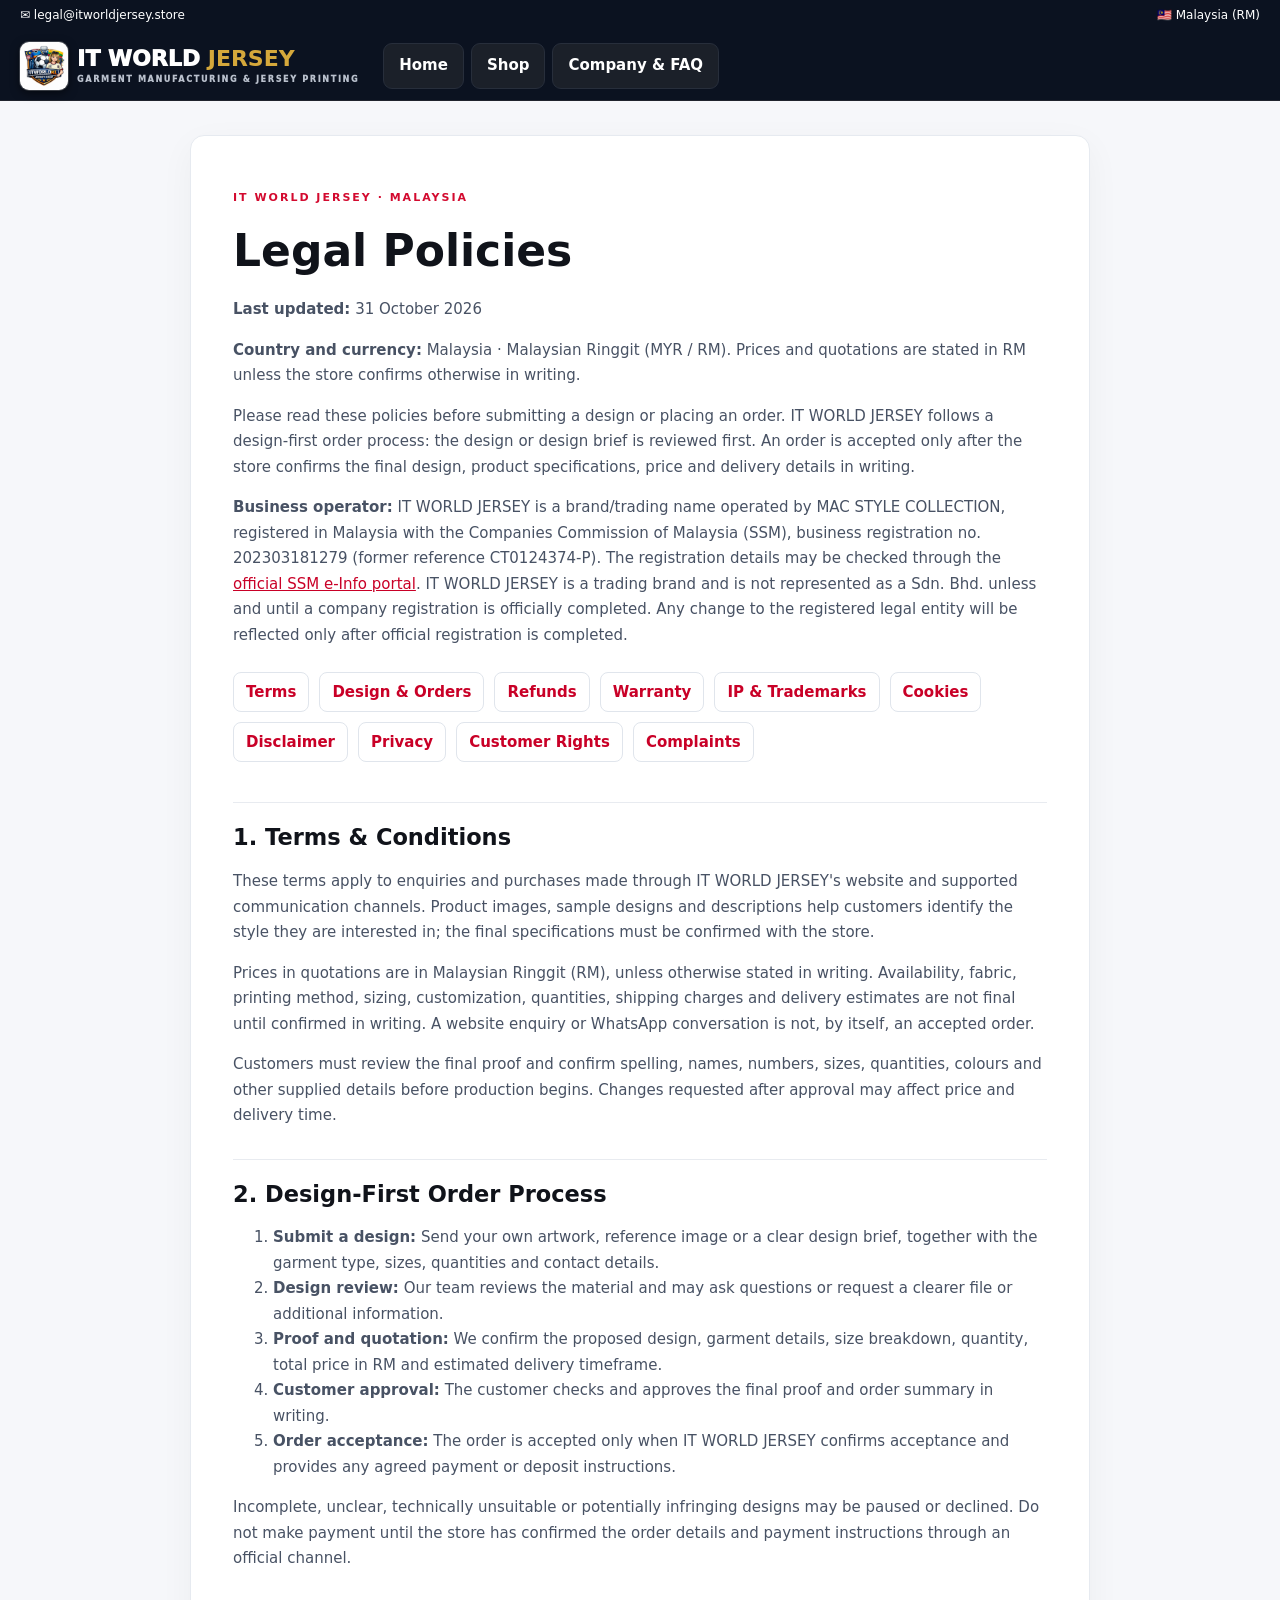
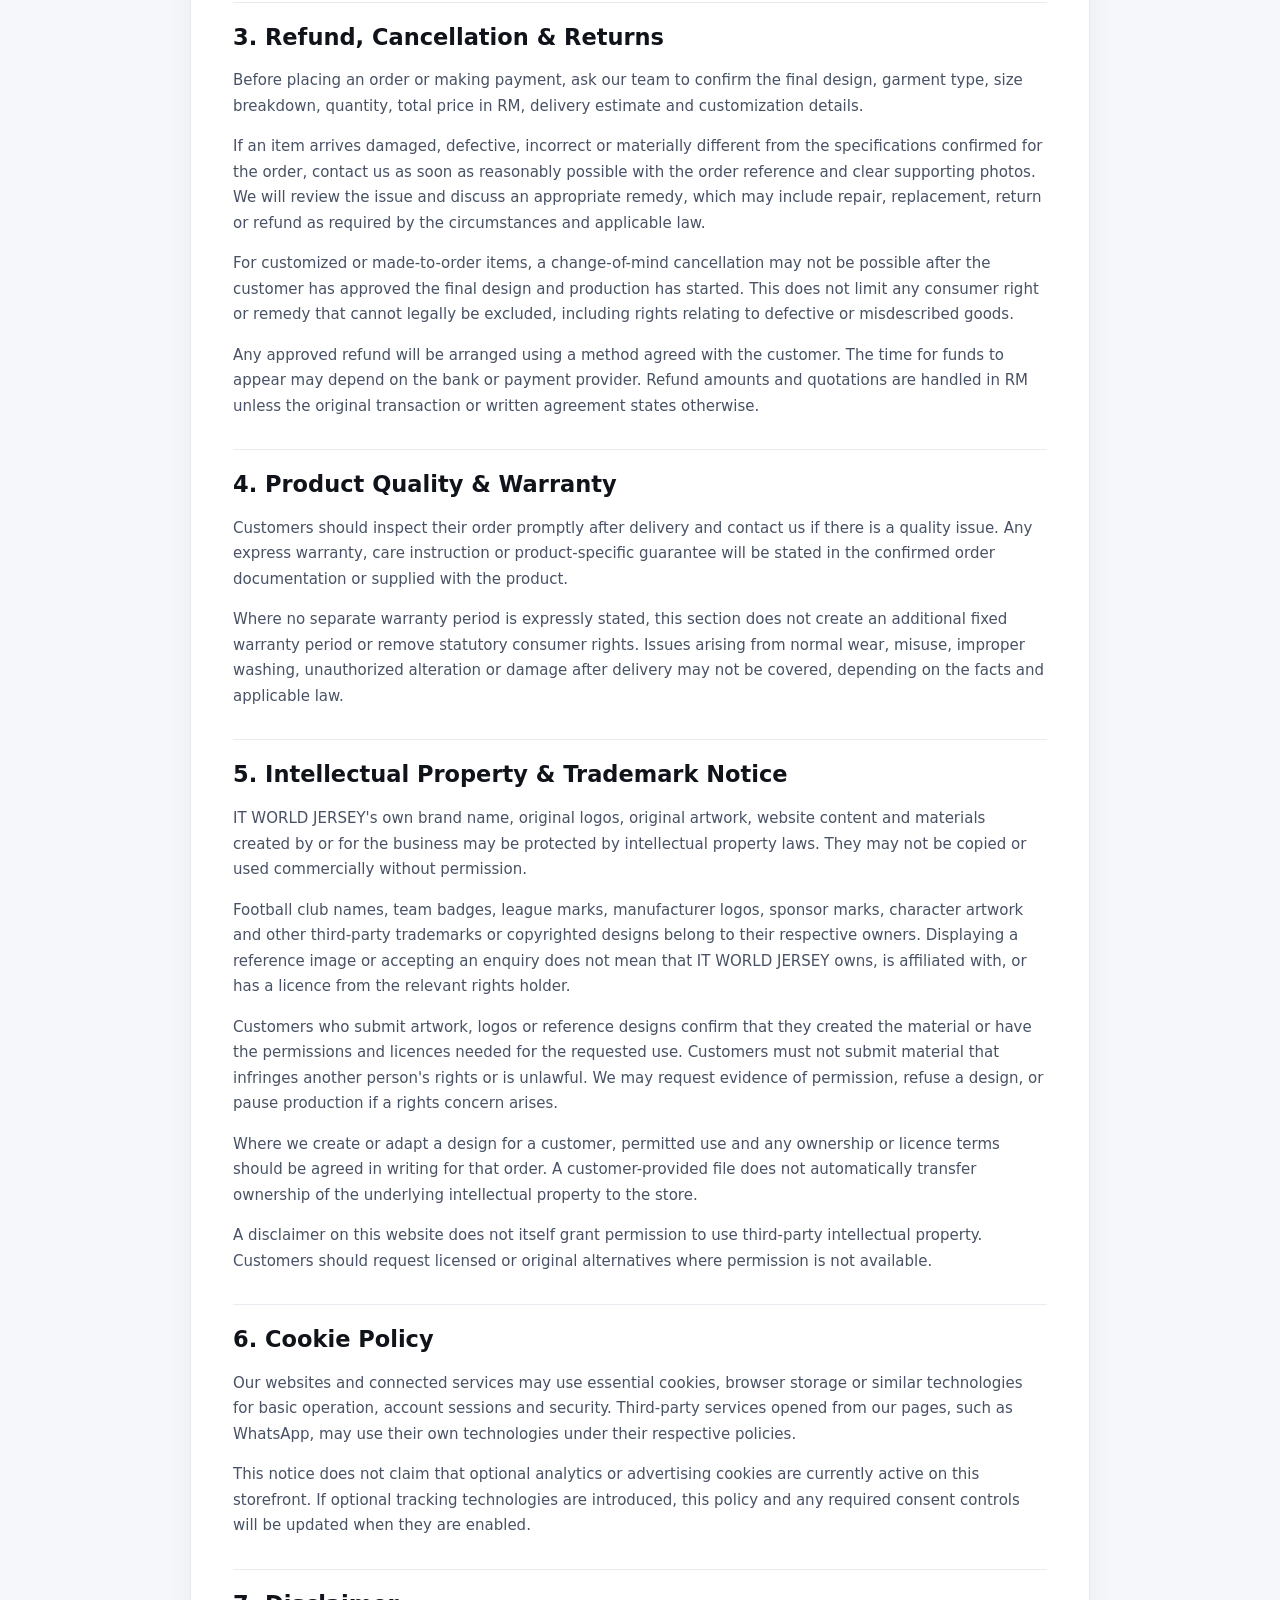
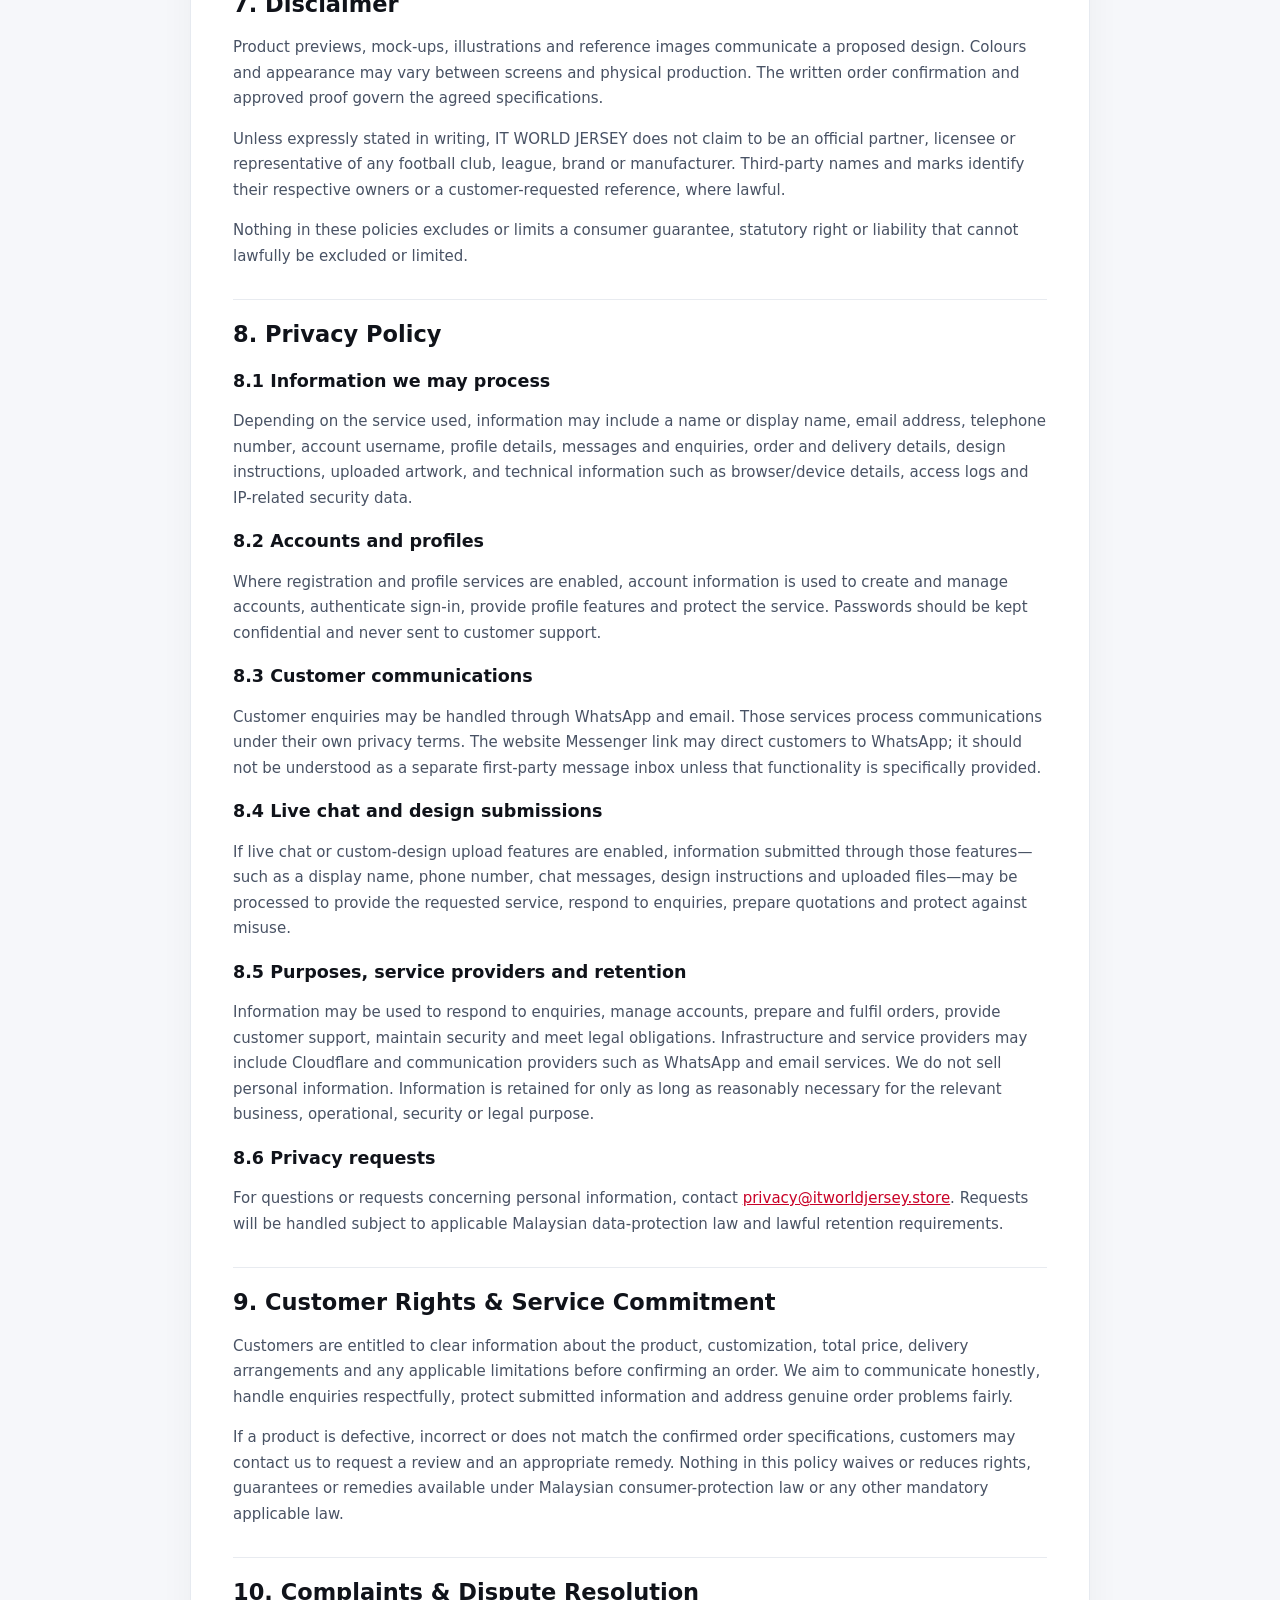
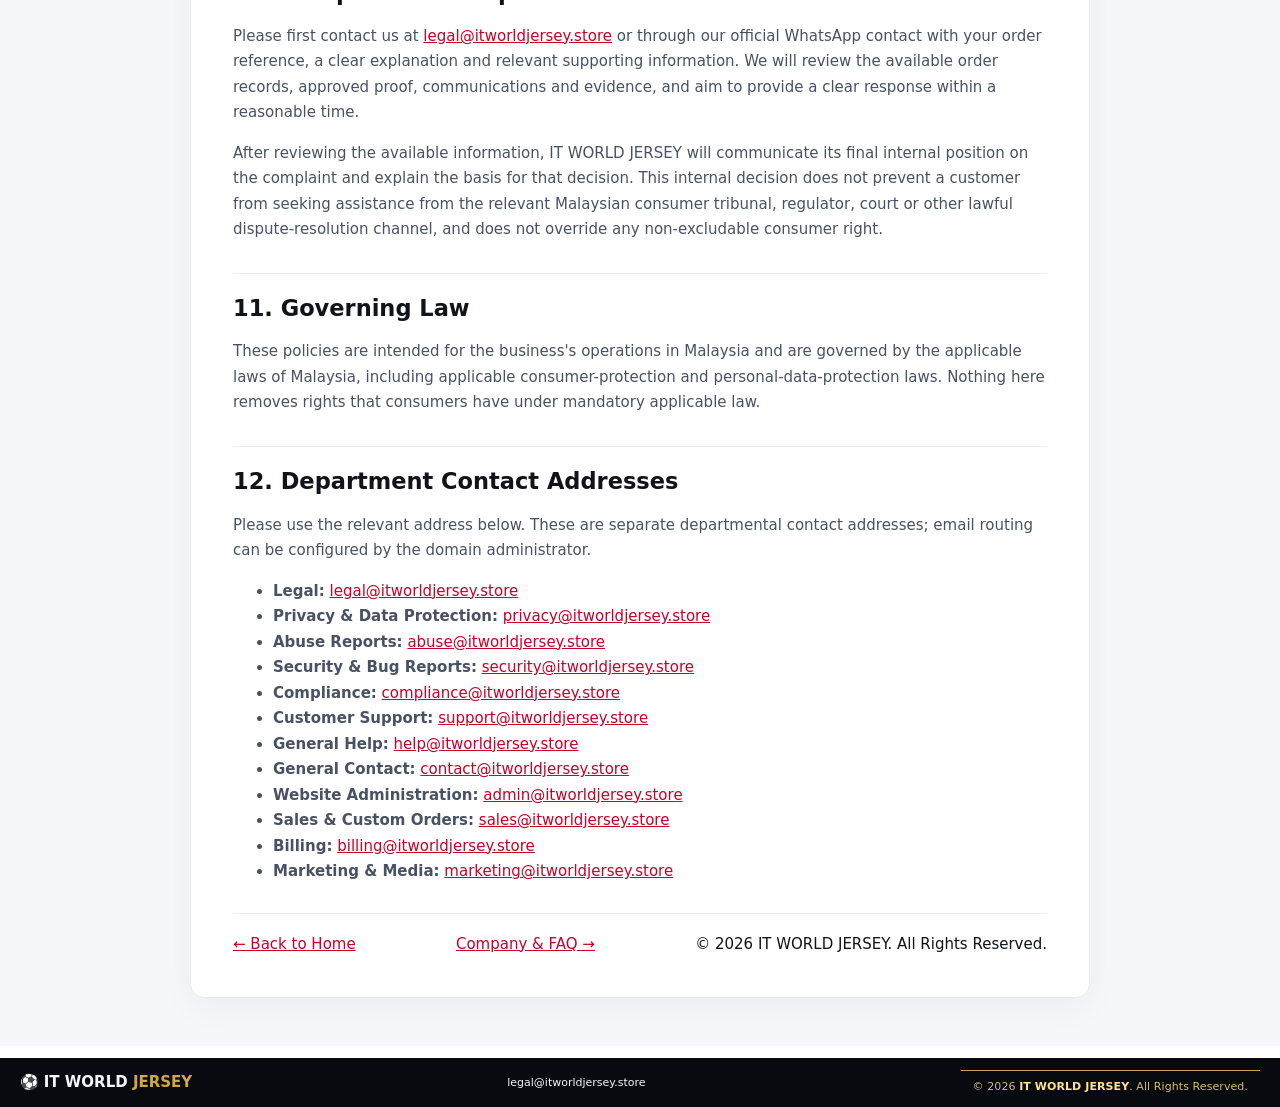
<file: legal.html>
<!doctype html>
<html lang="en">
<head>
<meta charset="utf-8"><meta name="viewport" content="width=device-width,initial-scale=1">
<meta name="theme-color" content="#0b1220">
<meta name="description" content="Terms, design-first ordering, refunds, warranty, intellectual property, cookies, disclaimer and privacy policies for IT WORLD JERSEY, Malaysia.">
<title>Legal Policies | IT WORLD JERSEY</title>
<link rel="icon" type="image/svg+xml" href="/favicon.svg?v=20261031-1">
<link rel="shortcut icon" href="/favicon.svg?v=20261031-1">
<link rel="stylesheet" href="styles.css?v=20261030-2">
<style>
.content-page{background:#f6f7fa;min-height:70vh;padding:34px 0 48px}.content-shell{width:min(900px,calc(100% - 32px));margin:auto;background:#fff;border:1px solid #e6eaf0;border-radius:14px;padding:clamp(20px,4vw,42px);box-shadow:0 10px 35px #121a280b}.content-shell h1{margin:0 0 8px;font-size:clamp(30px,5vw,44px)}.content-shell h2{margin:30px 0 8px;padding-top:18px;border-top:1px solid #e8ebf0}.content-shell h3{margin:18px 0 6px}.content-shell p,.content-shell li{line-height:1.7;color:#485264}.content-shell a{color:#c90027;text-decoration:underline}.content-nav{display:flex;gap:10px;flex-wrap:wrap;margin:18px 0 24px}.content-nav a{border:1px solid #e0e5ec;border-radius:8px;padding:8px 12px;text-decoration:none;font-weight:700}.content-page .eyebrow{color:#d30a2f}.content-footer{display:flex;justify-content:space-between;gap:14px;flex-wrap:wrap;margin-top:28px;padding-top:20px;border-top:1px solid #e8ebf0}
/* Mobile/desktop legal navigation spacing and anchor visibility */
.content-nav{position:relative;z-index:1;display:flex;flex-wrap:wrap;align-items:center;gap:10px;margin:18px 0 34px;padding:6px 0;background:#fff;clear:both}
.content-nav a{display:inline-flex;align-items:center;min-height:40px;line-height:1.25;white-space:normal}
.content-shell section{position:relative;clear:both;scroll-margin-top:100px}
.content-shell section h2{overflow-wrap:anywhere}
@media(max-width:600px){.content-nav{gap:8px;margin-bottom:30px}.content-nav a{padding:9px 11px;font-size:13px}.content-shell p,.content-shell li{overflow-wrap:anywhere}}
</style>
</head>
<body>
<div class="topbar"><div class="wrap top-inner"><a href="mailto:legal@itworldjersey.store">✉ legal@itworldjersey.store</a><span>🇲🇾 Malaysia (RM)</span></div></div>
<header class="site-head"><div class="wrap head-inner"><a class="brand" href="index.html"><img class="brand-logo" src="assets/itworldkl-jersey-shop.jpg" alt="IT WORLD JERSEY logo"><span>IT WORLD <b>JERSEY</b><small>GARMENT MANUFACTURING & JERSEY PRINTING</small></span></a><nav class="nav"><a class="nav-link" href="index.html">Home</a><a class="nav-link" href="shop/">Shop</a><a class="nav-link" href="company.html">Company & FAQ</a></nav></div></header>
<main class="content-page"><article class="content-shell">
<p class="eyebrow">IT WORLD JERSEY · MALAYSIA</p><h1>Legal Policies</h1>
<p><strong>Last updated:</strong> 31 October 2026</p>
<p><strong>Country and currency:</strong> Malaysia · Malaysian Ringgit (MYR / RM). Prices and quotations are stated in RM unless the store confirms otherwise in writing.</p>
<p>Please read these policies before submitting a design or placing an order. IT WORLD JERSEY follows a design-first order process: the design or design brief is reviewed first. An order is accepted only after the store confirms the final design, product specifications, price and delivery details in writing.</p>
<p><strong>Business operator:</strong> IT WORLD JERSEY is a brand/trading name operated by MAC STYLE COLLECTION, registered in Malaysia with the Companies Commission of Malaysia (SSM), business registration no. 202303181279 (former reference CT0124374-P). The registration details may be checked through the <a href="https://www.ssm-einfo.my/" target="_blank" rel="noopener">official SSM e-Info portal</a>. IT WORLD JERSEY is a trading brand and is not represented as a Sdn. Bhd. unless and until a company registration is officially completed. Any change to the registered legal entity will be reflected only after official registration is completed.</p>
<nav class="content-nav" aria-label="Legal policy sections"><a href="#terms">Terms</a><a href="#order">Design & Orders</a><a href="#refund">Refunds</a><a href="#warranty">Warranty</a><a href="#ip">IP & Trademarks</a><a href="#cookie">Cookies</a><a href="#disclaimer">Disclaimer</a><a href="#privacy">Privacy</a><a href="#rights">Customer Rights</a><a href="#complaints">Complaints</a></nav>

<section id="terms"><h2>1. Terms & Conditions</h2>
<p>These terms apply to enquiries and purchases made through IT WORLD JERSEY's website and supported communication channels. Product images, sample designs and descriptions help customers identify the style they are interested in; the final specifications must be confirmed with the store.</p>
<p>Prices in quotations are in Malaysian Ringgit (RM), unless otherwise stated in writing. Availability, fabric, printing method, sizing, customization, quantities, shipping charges and delivery estimates are not final until confirmed in writing. A website enquiry or WhatsApp conversation is not, by itself, an accepted order.</p>
<p>Customers must review the final proof and confirm spelling, names, numbers, sizes, quantities, colours and other supplied details before production begins. Changes requested after approval may affect price and delivery time.</p></section>

<section id="order"><h2>2. Design-First Order Process</h2>
<ol>
<li><strong>Submit a design:</strong> Send your own artwork, reference image or a clear design brief, together with the garment type, sizes, quantities and contact details.</li>
<li><strong>Design review:</strong> Our team reviews the material and may ask questions or request a clearer file or additional information.</li>
<li><strong>Proof and quotation:</strong> We confirm the proposed design, garment details, size breakdown, quantity, total price in RM and estimated delivery timeframe.</li>
<li><strong>Customer approval:</strong> The customer checks and approves the final proof and order summary in writing.</li>
<li><strong>Order acceptance:</strong> The order is accepted only when IT WORLD JERSEY confirms acceptance and provides any agreed payment or deposit instructions.</li>
</ol>
<p>Incomplete, unclear, technically unsuitable or potentially infringing designs may be paused or declined. Do not make payment until the store has confirmed the order details and payment instructions through an official channel.</p></section>

<section id="refund"><h2>3. Refund, Cancellation & Returns</h2>
<p>Before placing an order or making payment, ask our team to confirm the final design, garment type, size breakdown, quantity, total price in RM, delivery estimate and customization details.</p>
<p>If an item arrives damaged, defective, incorrect or materially different from the specifications confirmed for the order, contact us as soon as reasonably possible with the order reference and clear supporting photos. We will review the issue and discuss an appropriate remedy, which may include repair, replacement, return or refund as required by the circumstances and applicable law.</p>
<p>For customized or made-to-order items, a change-of-mind cancellation may not be possible after the customer has approved the final design and production has started. This does not limit any consumer right or remedy that cannot legally be excluded, including rights relating to defective or misdescribed goods.</p>
<p>Any approved refund will be arranged using a method agreed with the customer. The time for funds to appear may depend on the bank or payment provider. Refund amounts and quotations are handled in RM unless the original transaction or written agreement states otherwise.</p></section>

<section id="warranty"><h2>4. Product Quality & Warranty</h2>
<p>Customers should inspect their order promptly after delivery and contact us if there is a quality issue. Any express warranty, care instruction or product-specific guarantee will be stated in the confirmed order documentation or supplied with the product.</p>
<p>Where no separate warranty period is expressly stated, this section does not create an additional fixed warranty period or remove statutory consumer rights. Issues arising from normal wear, misuse, improper washing, unauthorized alteration or damage after delivery may not be covered, depending on the facts and applicable law.</p></section>

<section id="ip"><h2>5. Intellectual Property & Trademark Notice</h2>
<p>IT WORLD JERSEY's own brand name, original logos, original artwork, website content and materials created by or for the business may be protected by intellectual property laws. They may not be copied or used commercially without permission.</p>
<p>Football club names, team badges, league marks, manufacturer logos, sponsor marks, character artwork and other third-party trademarks or copyrighted designs belong to their respective owners. Displaying a reference image or accepting an enquiry does not mean that IT WORLD JERSEY owns, is affiliated with, or has a licence from the relevant rights holder.</p>
<p>Customers who submit artwork, logos or reference designs confirm that they created the material or have the permissions and licences needed for the requested use. Customers must not submit material that infringes another person's rights or is unlawful. We may request evidence of permission, refuse a design, or pause production if a rights concern arises.</p>
<p>Where we create or adapt a design for a customer, permitted use and any ownership or licence terms should be agreed in writing for that order. A customer-provided file does not automatically transfer ownership of the underlying intellectual property to the store.</p>
<p>A disclaimer on this website does not itself grant permission to use third-party intellectual property. Customers should request licensed or original alternatives where permission is not available.</p></section>

<section id="cookie"><h2>6. Cookie Policy</h2>
<p>Our websites and connected services may use essential cookies, browser storage or similar technologies for basic operation, account sessions and security. Third-party services opened from our pages, such as WhatsApp, may use their own technologies under their respective policies.</p>
<p>This notice does not claim that optional analytics or advertising cookies are currently active on this storefront. If optional tracking technologies are introduced, this policy and any required consent controls will be updated when they are enabled.</p></section>

<section id="disclaimer"><h2>7. Disclaimer</h2>
<p>Product previews, mock-ups, illustrations and reference images communicate a proposed design. Colours and appearance may vary between screens and physical production. The written order confirmation and approved proof govern the agreed specifications.</p>
<p>Unless expressly stated in writing, IT WORLD JERSEY does not claim to be an official partner, licensee or representative of any football club, league, brand or manufacturer. Third-party names and marks identify their respective owners or a customer-requested reference, where lawful.</p>
<p>Nothing in these policies excludes or limits a consumer guarantee, statutory right or liability that cannot lawfully be excluded or limited.</p></section>

<section id="privacy"><h2>8. Privacy Policy</h2>
<h3>8.1 Information we may process</h3>
<p>Depending on the service used, information may include a name or display name, email address, telephone number, account username, profile details, messages and enquiries, order and delivery details, design instructions, uploaded artwork, and technical information such as browser/device details, access logs and IP-related security data.</p>
<h3>8.2 Accounts and profiles</h3>
<p>Where registration and profile services are enabled, account information is used to create and manage accounts, authenticate sign-in, provide profile features and protect the service. Passwords should be kept confidential and never sent to customer support.</p>
<h3>8.3 Customer communications</h3>
<p>Customer enquiries may be handled through WhatsApp and email. Those services process communications under their own privacy terms. The website Messenger link may direct customers to WhatsApp; it should not be understood as a separate first-party message inbox unless that functionality is specifically provided.</p>
<h3>8.4 Live chat and design submissions</h3>
<p>If live chat or custom-design upload features are enabled, information submitted through those features—such as a display name, phone number, chat messages, design instructions and uploaded files—may be processed to provide the requested service, respond to enquiries, prepare quotations and protect against misuse.</p>
<h3>8.5 Purposes, service providers and retention</h3>
<p>Information may be used to respond to enquiries, manage accounts, prepare and fulfil orders, provide customer support, maintain security and meet legal obligations. Infrastructure and service providers may include Cloudflare and communication providers such as WhatsApp and email services. We do not sell personal information. Information is retained for only as long as reasonably necessary for the relevant business, operational, security or legal purpose.</p>
<h3>8.6 Privacy requests</h3>
<p>For questions or requests concerning personal information, contact <a href="mailto:privacy@itworldjersey.store">privacy@itworldjersey.store</a>. Requests will be handled subject to applicable Malaysian data-protection law and lawful retention requirements.</p></section>

<section id="rights"><h2>9. Customer Rights & Service Commitment</h2>
<p>Customers are entitled to clear information about the product, customization, total price, delivery arrangements and any applicable limitations before confirming an order. We aim to communicate honestly, handle enquiries respectfully, protect submitted information and address genuine order problems fairly.</p>
<p>If a product is defective, incorrect or does not match the confirmed order specifications, customers may contact us to request a review and an appropriate remedy. Nothing in this policy waives or reduces rights, guarantees or remedies available under Malaysian consumer-protection law or any other mandatory applicable law.</p></section>

<section id="complaints"><h2>10. Complaints & Dispute Resolution</h2>
<p>Please first contact us at <a href="mailto:legal@itworldjersey.store">legal@itworldjersey.store</a> or through our official WhatsApp contact with your order reference, a clear explanation and relevant supporting information. We will review the available order records, approved proof, communications and evidence, and aim to provide a clear response within a reasonable time.</p>
<p>After reviewing the available information, IT WORLD JERSEY will communicate its final internal position on the complaint and explain the basis for that decision. This internal decision does not prevent a customer from seeking assistance from the relevant Malaysian consumer tribunal, regulator, court or other lawful dispute-resolution channel, and does not override any non-excludable consumer right.</p></section>

<section id="law"><h2>11. Governing Law</h2>
<p>These policies are intended for the business's operations in Malaysia and are governed by the applicable laws of Malaysia, including applicable consumer-protection and personal-data-protection laws. Nothing here removes rights that consumers have under mandatory applicable law.</p></section>

<section id="department-contacts"><h2>12. Department Contact Addresses</h2>
<p>Please use the relevant address below. These are separate departmental contact addresses; email routing can be configured by the domain administrator.</p>
<ul>
<li><strong>Legal:</strong> <a href="mailto:legal@itworldjersey.store">legal@itworldjersey.store</a></li>
<li><strong>Privacy &amp; Data Protection:</strong> <a href="mailto:privacy@itworldjersey.store">privacy@itworldjersey.store</a></li>
<li><strong>Abuse Reports:</strong> <a href="mailto:abuse@itworldjersey.store">abuse@itworldjersey.store</a></li>
<li><strong>Security &amp; Bug Reports:</strong> <a href="mailto:security@itworldjersey.store">security@itworldjersey.store</a></li>
<li><strong>Compliance:</strong> <a href="mailto:compliance@itworldjersey.store">compliance@itworldjersey.store</a></li>
<li><strong>Customer Support:</strong> <a href="mailto:support@itworldjersey.store">support@itworldjersey.store</a></li>
<li><strong>General Help:</strong> <a href="mailto:help@itworldjersey.store">help@itworldjersey.store</a></li>
<li><strong>General Contact:</strong> <a href="mailto:contact@itworldjersey.store">contact@itworldjersey.store</a></li>
<li><strong>Website Administration:</strong> <a href="mailto:admin@itworldjersey.store">admin@itworldjersey.store</a></li>
<li><strong>Sales &amp; Custom Orders:</strong> <a href="mailto:sales@itworldjersey.store">sales@itworldjersey.store</a></li>
<li><strong>Billing:</strong> <a href="mailto:billing@itworldjersey.store">billing@itworldjersey.store</a></li>
<li><strong>Marketing &amp; Media:</strong> <a href="mailto:marketing@itworldjersey.store">marketing@itworldjersey.store</a></li>
</ul></section>
<div class="content-footer"><a href="index.html">← Back to Home</a><a href="company.html#faq">Company & FAQ →</a><span>© 2026 IT WORLD JERSEY. All Rights Reserved.</span></div>
</article></main>
<footer class="footer"><div class="wrap footer-bottom"><span>⚽ <b>IT WORLD <em>JERSEY</em></b></span><a href="mailto:legal@itworldjersey.store">legal@itworldjersey.store</a><span class="copyright">© 2026 <strong>IT WORLD JERSEY</strong>. All Rights Reserved.</span></div></footer>
</body></html>
</file>
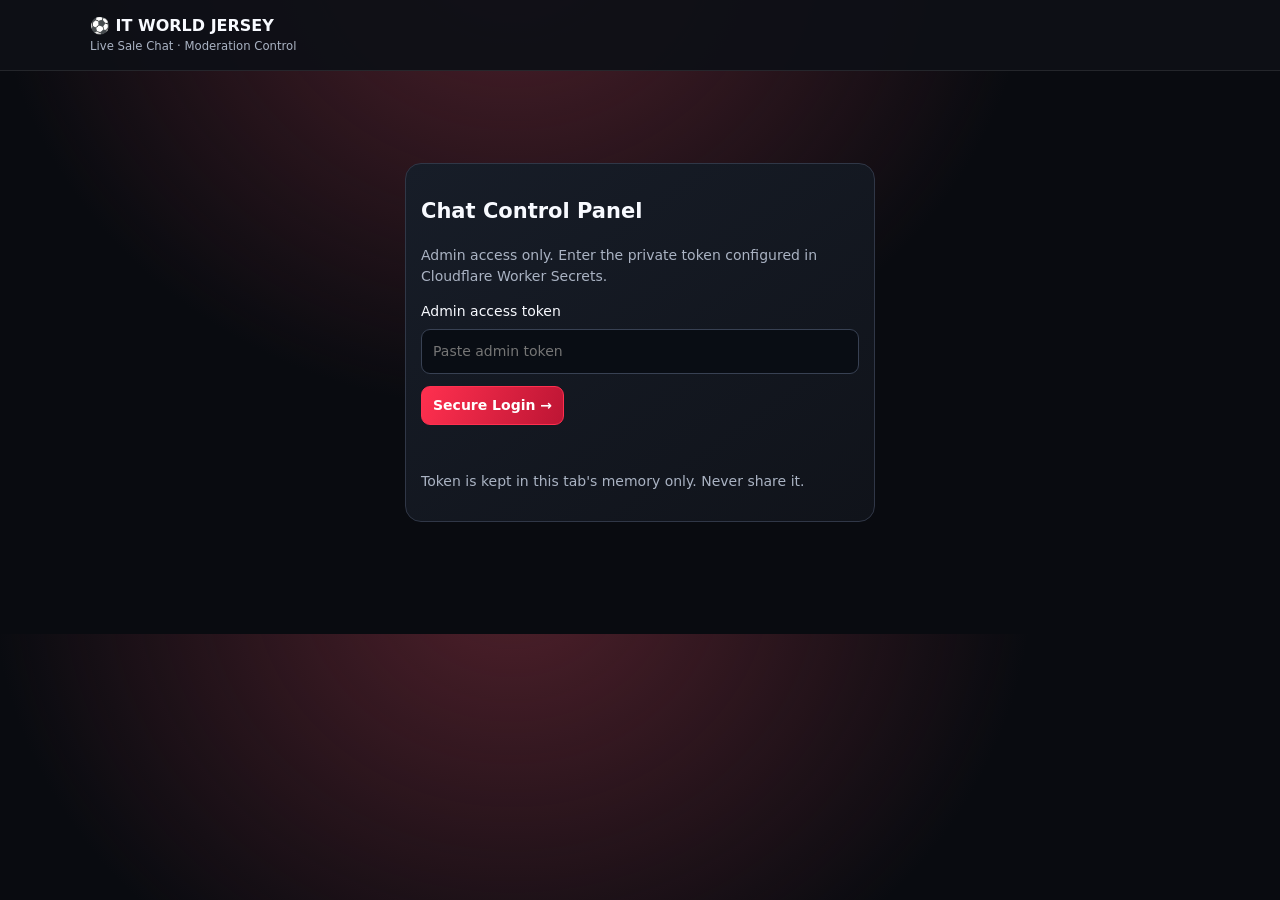
<file: ai/chat-admin.html>
<!doctype html>
<html lang="en"><head><meta charset="utf-8"><meta name="viewport" content="width=device-width,initial-scale=1"><meta name="robots" content="noindex,nofollow"><meta name="theme-color" content="#090b10"><title>Live Chat Control | IT WORLD JERSEY</title>
<style>
:root{color-scheme:dark;--bg:#090b10;--panel:#151a24;--line:#303747;--red:#ff304f;--muted:#aab3c3;--white:#f8faff}*{box-sizing:border-box}body{margin:0;background:radial-gradient(ellipse at 40% -10%,#50202b,transparent 48%),var(--bg);color:var(--white);font:14px/1.5 system-ui,sans-serif}header{position:sticky;top:0;background:#0d1016ee;border-bottom:1px solid #ffffff18;padding:14px max(14px,calc((100% - 1100px)/2));display:flex;align-items:center;justify-content:space-between;gap:12px;z-index:2}header strong{font-size:16px}header small{display:block;color:var(--muted)}main{max-width:1100px;margin:auto;padding:20px 12px 40px}.panel{background:linear-gradient(145deg,#171d28,#10131a);border:1px solid var(--line);border-radius:16px;padding:15px;margin-bottom:15px}.login{max-width:470px;margin:8vh auto}.muted{color:var(--muted)}input,button{font:inherit}input[type=password],input[type=text]{width:100%;background:#090d14;border:1px solid #384153;border-radius:9px;padding:11px;color:white;margin:7px 0 12px}button{border:1px solid #414a5c;background:#242b38;color:#fff;border-radius:9px;padding:8px 11px;cursor:pointer;font-weight:700}button.primary{background:linear-gradient(110deg,#ff304f,#bd1534);border-color:#ff304f}button.danger{border-color:#923447;color:#ff9bab;background:#321721}.status{min-height:20px;color:#ff9bab;font-size:12px}.stats{display:grid;grid-template-columns:repeat(3,minmax(0,1fr));gap:9px}.stat{padding:13px;border-radius:12px;background:#ffffff08;border:1px solid #ffffff12}.stat strong{display:block;font-size:25px}.tabs{display:flex;gap:8px;flex-wrap:wrap;margin:12px 0}.tabs button.active{border-color:#ff304f;background:#ff304f20}.table-wrap{overflow-x:auto}table{border-collapse:collapse;width:100%;min-width:620px}th,td{text-align:left;padding:10px 8px;border-bottom:1px solid #ffffff12;vertical-align:top}th{font-size:11px;color:var(--muted);text-transform:uppercase}td{overflow-wrap:anywhere}.msg{max-width:370px;white-space:pre-wrap}.pill{display:inline-block;border-radius:99px;padding:3px 8px;font-size:11px;background:#123627;color:#83edb0}.pill.banned{background:#451a25;color:#ff9bab}.actions{display:flex;gap:6px;align-items:center;flex-wrap:wrap}.reason{max-width:160px!important;margin:0!important;padding:7px!important}.hidden{display:none!important}.topline{display:flex;align-items:center;justify-content:space-between;gap:12px;flex-wrap:wrap}@media(max-width:520px){main{padding:12px 9px}.panel{padding:11px}.stat{padding:9px}.stat strong{font-size:21px}header{padding:12px}.login{margin-top:5vh}}
</style></head><body>
<header><div><strong>⚽ IT WORLD JERSEY</strong><small>Live Sale Chat · Moderation Control</small></div><button id="logout" class="hidden">Log out</button></header>
<main><section id="loginPanel" class="panel login"><h1>Chat Control Panel</h1><p class="muted">Admin access only. Enter the private token configured in Cloudflare Worker Secrets.</p><form id="loginForm"><label for="token">Admin access token</label><input id="token" type="password" autocomplete="current-password" required minlength="24" placeholder="Paste admin token"><button class="primary" type="submit">Secure Login →</button><p id="loginStatus" class="status" role="status"></p></form><p class="muted">Token is kept in this tab's memory only. Never share it.</p></section>
<section id="dashboard" class="hidden"><div class="stats panel"><div class="stat"><span class="muted">Chat users</span><strong id="countUsers">—</strong></div><div class="stat"><span class="muted">Messages</span><strong id="countMessages">—</strong></div><div class="stat"><span class="muted">Banned users</span><strong id="countBanned">—</strong></div></div>
<div class="panel"><div class="topline"><div><h2>Moderation</h2><div class="muted">Delete inappropriate messages and ban or unban users.</div></div><button id="refresh">↻ Refresh</button></div><div class="tabs"><button data-tab="messages" class="active">Messages</button><button data-tab="users">Users & Bans</button></div><p id="mainStatus" class="status" role="status"></p>
<div id="messagesView" class="table-wrap"><table><thead><tr><th>Message</th><th>Sender</th><th>Time</th><th>Action</th></tr></thead><tbody id="messageRows"></tbody></table></div>
<div id="usersView" class="table-wrap hidden"><table><thead><tr><th>User</th><th>Phone (admin only)</th><th>Joined</th><th>Status</th><th>Moderation</th></tr></thead><tbody id="userRows"></tbody></table></div></div></section></main>
<script>
(()=>{const API="/api/live-chat/admin";let adminToken="";let data={users:[],messages:[]};const $=id=>document.getElementById(id);function status(s){$("mainStatus").textContent=s||""}async function call(path,options={}){const r=await fetch(API+path,{...options,headers:{"Authorization":"Bearer "+adminToken,"Content-Type":"application/json",...(options.headers||{})}});const d=await r.json().catch(()=>({error:"Invalid server response"}));if(!r.ok)throw new Error(d.error||"Request failed");return d}function el(tag,text,cls){const n=document.createElement(tag);if(text!==undefined)n.textContent=text;if(cls)n.className=cls;return n}function time(s){try{return new Date(s.replace(" ","T")+"Z").toLocaleString()}catch{return s||"—"}}async function load(){status("Loading…");try{data=await call("/overview");$("countUsers").textContent=data.counts?.users??0;$("countMessages").textContent=data.counts?.messages??0;$("countBanned").textContent=data.counts?.banned??0;render();status("Updated just now.")}catch(e){status(e.message)}}function render(){const mr=$("messageRows");mr.replaceChildren();for(const m of data.messages||[]){const tr=el("tr"),msg=el("td",m.message,"msg"),sender=el("td",m.name),tm=el("td",time(m.created_at)),act=el("td"),b=el("button","Delete","danger");b.addEventListener("click",async()=>{if(!confirm("Delete this message? This cannot be undone."))return;try{await call("/messages/"+encodeURIComponent(m.id),{method:"DELETE"});await load()}catch(e){status(e.message)}});act.append(b);tr.append(msg,sender,tm,act);mr.append(tr)}if(!mr.children.length){const tr=el("tr"),td=el("td","No messages yet.");td.colSpan=4;tr.append(td);mr.append(tr)}const ur=$("userRows");ur.replaceChildren();for(const u of data.users||[]){const tr=el("tr");tr.append(el("td",u.name),el("td",u.phone),el("td",time(u.created_at)));const st=el("td");st.append(el("span",Number(u.is_banned)?"Banned":"Active","pill"+(Number(u.is_banned)?" banned":"")));tr.append(st);const act=el("td"),row=el("div",undefined,"actions"),reason=el("input");reason.type="text";reason.maxLength=200;reason.placeholder="Reason";reason.className="reason";reason.value=u.ban_reason||"";const b=el("button",Number(u.is_banned)?"Unban":"Ban",Number(u.is_banned)?"":"danger");b.addEventListener("click",async()=>{const banned=!Number(u.is_banned);if(banned&&!confirm("Ban "+u.name+" from Live Sale chat?"))return;try{await call("/users/"+encodeURIComponent(u.token),{method:"POST",body:JSON.stringify({banned,reason:reason.value})});await load()}catch(e){status(e.message)}});row.append(reason,b);act.append(row);tr.append(act);ur.append(tr)}}$("loginForm").addEventListener("submit",async e=>{e.preventDefault();adminToken=$("token").value.trim();$("loginStatus").textContent="Checking token…";try{await call("/overview");$("loginPanel").classList.add("hidden");$("dashboard").classList.remove("hidden");$("logout").classList.remove("hidden");await load()}catch(e){adminToken="";$("loginStatus").textContent=e.message}});$("logout").addEventListener("click",()=>{adminToken="";$("token").value="";$("dashboard").classList.add("hidden");$("loginPanel").classList.remove("hidden");$("logout").classList.add("hidden")});$("refresh").addEventListener("click",load);document.querySelectorAll("[data-tab]").forEach(b=>b.addEventListener("click",()=>{document.querySelectorAll("[data-tab]").forEach(x=>x.classList.toggle("active",x===b));$("messagesView").classList.toggle("hidden",b.dataset.tab!=="messages");$("usersView").classList.toggle("hidden",b.dataset.tab!=="users")}));})();
</script></body></html>
</file>
<file: styles.css>
*{box-sizing:border-box} :root{--bg:#080b10;--panel:#111722;--ink:#10131a;--muted:#667085;--line:#e8ebf0;--red:#d5a83b;--green:#079b50;--max:1500px}html{scroll-behavior:smooth}body{margin:0;background:#fff;color:var(--ink);font:15px/1.45 system-ui,-apple-system,"Segoe UI",Arial,sans-serif}a{color:inherit;text-decoration:none}button,input,textarea{font:inherit}button{cursor:pointer}.wrap{width:min(var(--max),calc(100% - 40px));margin:auto}.topbar{background:#0b1220;color:#fff;font-size:12px}.top-inner{min-height:32px;display:flex;gap:22px;align-items:center}.top-inner span{margin-left:auto}.site-head{background:#0b1220;color:#fff;position:sticky;top:0;z-index:20;border-bottom:1px solid #20242d}.head-inner{min-height:68px;display:flex;align-items:center;gap:24px}.brand{display:flex;align-items:center;gap:9px;font-weight:950;font-size:22px;line-height:1;white-space:nowrap}.brand b,.brand em{color:var(--red);font-style:normal}.brand small{display:block;font-size:8px;letter-spacing:1.7px;margin-top:6px;color:#b9c0cc}.ball{font-size:35px}.nav{display:flex;align-items:center;gap:7px;flex:1}.nav-link{color:#fff;background:#1b2029;border:1px solid #272e3b;border-radius:9px;padding:11px 15px;font-weight:800;transition:transform .2s,box-shadow .2s,background .2s}.nav-link:hover,.nav-link:focus-visible{background:#303744;box-shadow:0 0 0 1px #fff,0 0 18px #d5a83b99;transform:translateY(-2px)}.nav-link.active{background:linear-gradient(135deg,#d5a83b,#a70021);box-shadow:0 0 16px #d5a83ba0}.live i{font-style:normal;font-size:10px;background:var(--red);padding:3px 6px;border-radius:5px;white-space:nowrap}.dropdown{position:relative}.drop-menu{display:none;position:absolute;top:calc(100% + 8px);left:0;min-width:215px;background:#10151e;border:1px solid #353d4c;border-radius:10px;padding:7px;box-shadow:0 15px 30px #0006}.dropdown:hover .drop-menu,.dropdown:focus-within .drop-menu{display:grid}.drop-menu a{color:white;padding:10px;border-radius:6px;font-size:13px}.drop-menu a:hover{background:#343b48;box-shadow:inset 3px 0 var(--red)}.search{display:flex;align-items:center;background:#fff;border-radius:10px;overflow:hidden;color:#10131a;min-width:190px}.search span{padding-left:10px;font-size:22px}.search input{width:100%;min-width:70px;padding:11px;border:0;outline:0}.search button{align-self:stretch;background:var(--red);color:white;border:0;padding:0 15px;font-weight:800}.menu-toggle{display:none;background:#252a34;color:#fff;border:0;border-radius:8px;padding:10px}.hero{min-height:300px;background:radial-gradient(ellipse at 65% 30%,#24518a 0,#10243e 42%,#060b14 80%);color:#fff;position:relative;overflow:hidden;display:flex;align-items:center}.hero:before{content:"";position:absolute;inset:0;background:repeating-linear-gradient(110deg,transparent 0 70px,#ffffff07 72px 74px),radial-gradient(ellipse at 50% 0,#d5a83b55,transparent 45%)}.hero-content{position:relative;z-index:2;width:min(550px,50%);padding:28px max(30px,calc((100vw - var(--max))/2)) 32px}.eyebrow{letter-spacing:4px;font-size:11px;font-weight:800}.hero h1{font-size:clamp(42px,5.4vw,78px);line-height:.86;letter-spacing:-2px;margin:10px 0}.hero h1 em{font-style:normal;color:var(--red)}.tagline{letter-spacing:4px;font-weight:900}.perks{display:flex;gap:15px;font-size:12px;margin:20px 0}.perks small{color:#c9d1df}.button{display:inline-flex;justify-content:center;align-items:center;border:0;border-radius:9px;padding:12px 19px;font-weight:900}.red{background:var(--red);color:white;box-shadow:0 5px 15px #d5a83b3b}.hero-art{position:absolute;inset:0 0 0 37%;display:flex;align-items:center;justify-content:center;pointer-events:none}.stadium-lights{position:absolute;inset:0;background:radial-gradient(ellipse at 45% 90%,#9e1b36a8,transparent 42%),linear-gradient(180deg,transparent,#0006)}.shirt-shapes{position:relative;display:flex;align-items:center;gap:clamp(5px,3vw,42px);font-size:clamp(60px,9vw,135px);filter:drop-shadow(0 15px 8px #0008)}.shirt-shapes span:nth-child(2){font-size:clamp(90px,12vw,180px)}.hero-side{position:absolute;right:5%;top:25%;font-size:clamp(24px,3vw,44px);font-weight:1000;font-style:italic;transform:rotate(-9deg);color:white;text-shadow:3px 4px var(--red)}.slide-arrow{position:absolute;z-index:4;top:45%;width:40px;height:40px;border-radius:50%;border:1px solid #ffffff80;background:#090b1088;color:white;font-size:30px}.prev{left:20px}.next{right:20px}.slide-dots{position:absolute;z-index:4;bottom:12px;left:50%;display:flex;gap:8px}.slide-dots button{width:9px;height:9px;border:0;border-radius:50%;background:#fff9;padding:0}.slide-dots button.selected{background:var(--red);transform:scale(1.3)}.category-strip{display:grid;grid-template-columns:repeat(10,minmax(75px,1fr));gap:8px;padding:12px 0}.category-strip a{display:grid;justify-items:center;gap:3px;background:#f6f7f9;border:1px solid #edf0f4;border-radius:9px;padding:8px 3px;font-size:25px}.category-strip b{font-size:11px}.catalog{padding:8px 0 22px}.section-title,.section-title>div{display:flex;align-items:center;gap:12px}.section-title{justify-content:space-between;margin:6px 0 12px}.section-title h2{margin:0;font-size:25px}.flame{font-size:28px;color:var(--red)}.muted,.small-muted{color:var(--muted);font-size:12px}.product-grid{display:grid;grid-template-columns:repeat(8,minmax(0,1fr));gap:10px}.product-card{border:1px solid #e8ebf0;border-radius:10px;overflow:hidden;background:white;min-width:0}.product-art{height:140px;display:grid;place-items:center;background:linear-gradient(135deg,#f3f5f8,#fff);font-size:78px;position:relative}.product-art:after{content:"";position:absolute;inset:auto 0 0;height:25%;background:linear-gradient(transparent,#00000006)}.new-badge{position:absolute;top:8px;left:8px;background:var(--red);color:white;font-size:10px;font-weight:900;border-radius:14px;padding:4px 8px}.product-info{padding:8px}.product-name{font-weight:800;font-size:12px;white-space:nowrap;overflow:hidden;text-overflow:ellipsis}.price{color:#ed002a;font-weight:950;margin:2px 0 7px}.order-button{width:100%;background:var(--green);color:#fff;border:0;border-radius:7px;padding:8px 4px;font-size:11px;font-weight:900}.order-button:hover{background:#067c42;box-shadow:0 0 12px #079b5070}.promo-grid{display:grid;grid-template-columns:repeat(3,1fr);gap:10px;padding-bottom:18px}.promo{min-height:120px;background:#090d16;color:white;border-radius:10px;display:flex;align-items:center;justify-content:space-between;padding:18px;overflow:hidden;position:relative}.promo:before{content:"";position:absolute;inset:0;background:linear-gradient(110deg,#080b10,#102944)}.promo.national:before{background:linear-gradient(110deg,#061d37,#124d7a)}.promo.custom:before{background:linear-gradient(110deg,#080b10,#44202a)}.promo>*{position:relative}.promo b,.promo small,.promo strong{display:block}.promo b{font-size:20px}.promo small{margin:4px 0 12px}.promo strong{display:inline-block;border:1px solid #fff8;border-radius:7px;padding:7px 12px;font-size:12px}.promo-art{font-size:38px;white-space:nowrap}.future-section{padding:12px 0;display:flex;gap:12px;border-top:1px solid #eee}.future-section span{color:var(--muted)}.footer{background:#070a0f;color:#f4f6fa;margin-top:12px}.footer-main{display:grid;grid-template-columns:1.1fr .65fr .7fr .8fr 1.7fr 1.6fr;gap:18px;padding:22px 0;border-bottom:1px solid #ffffff20}.foot-col,.foot-note,.foot-contact{display:flex;flex-direction:column;gap:7px;font-size:12px}.foot-col>b,.foot-note>b,.foot-contact>b{font-size:12px;margin-bottom:4px}.foot-col a,.foot-contact a,.foot-contact span{color:#c4cbd6}.foot-col a:hover,.footer a:hover{color:#ff667c}.app-links a{border:1px solid #4a5260;border-radius:6px;padding:7px;white-space:nowrap}.foot-note{border:1px solid #3c434d;border-radius:9px;padding:14px}.foot-note p{margin:0;color:#c4cbd6}.foot-contact>a:last-child{color:#fff;text-decoration:underline}.footer-bottom{display:flex;align-items:center;justify-content:space-between;gap:15px;padding:12px 0;font-size:11px}.footer-bottom nav{display:flex;gap:12px;flex-wrap:wrap}.footer-bottom>span:first-child{font-size:15px}.footer-bottom em{font-style:normal;color:var(--red)}.social{display:flex;gap:9px;font-weight:900}.empty{padding:25px;color:var(--muted)}.custom-page{background:#f6f7fa;min-height:75vh;padding-bottom:40px}.custom-hero{text-align:center;padding:45px 20px;background:linear-gradient(120deg,#070a10,#18283c);color:white}.custom-hero h1{font-size:clamp(30px,5vw,48px);margin:8px}.custom-hero p:last-child{color:#c7d0dd}.custom-form{width:min(760px,calc(100% - 32px));margin:24px auto;background:#fff;padding:clamp(18px,4vw,35px);border-radius:15px;box-shadow:0 10px 35px #121a2810}.form-step{padding:18px 0;border-bottom:1px solid #e8ebf0}.form-step h2{font-size:19px;margin:0 0 15px}.form-step h2 i{display:inline-grid;place-items:center;background:var(--red);color:white;width:28px;height:28px;border-radius:50%;font-style:normal;font-size:14px;margin-right:8px}.upload-box{min-height:150px;border:2px dashed #b9c2d0;border-radius:10px;display:flex;flex-direction:column;justify-content:center;align-items:center;gap:8px;background:#fafbfc;cursor:pointer}.upload-icon{font-size:35px;color:var(--red)}.upload-box small{color:var(--muted)}.upload-box input{max-width:90%;margin:5px}.form-step>label:not(.upload-box){display:grid;gap:8px;font-weight:700}.form-step input,.form-step textarea{border:1px solid #d5dbe5;border-radius:8px;padding:12px;width:100%;font-weight:400}.privacy-note,.form-status,.small-muted{font-size:12px;color:var(--muted)}.whatsapp-submit{margin-top:20px;width:100%;background:#079b50;color:white;font-size:15px}.form-status{background:#eff8ff;padding:12px;border-radius:8px}.small-muted{line-height:1.6}@media(max-width:1100px){.head-inner{gap:10px}.brand{font-size:17px}.nav{gap:4px}.nav-link{padding:10px 9px;font-size:12px}.search{max-width:240px}.product-grid{grid-template-columns:repeat(4,minmax(0,1fr))}.product-art{height:170px}.footer-main{grid-template-columns:repeat(3,1fr)}}@media(max-width:760px){.wrap{width:calc(100% - 24px)}.top-inner{gap:9px;font-size:10px;flex-wrap:wrap;padding:7px 0}.top-inner span{margin-left:0}.head-inner{min-height:62px;flex-wrap:wrap;padding:9px 0}.brand{font-size:17px}.ball{font-size:28px}.menu-toggle{display:block;margin-left:auto}.nav{display:none;order:4;flex-basis:100%;flex-direction:column;align-items:stretch;padding:7px 0}.nav.open{display:flex}.nav-link{width:100%;text-align:left}.dropdown .drop-menu{position:static;box-shadow:none;margin-top:4px}.dropdown:focus-within .drop-menu{display:grid}.search{order:5;flex:1 0 100%;max-width:none}.hero{min-height:310px}.hero-content{width:76%;padding:22px 0 28px 22px}.hero h1{font-size:48px}.hero-art{left:40%;opacity:.8}.hero-side{display:none}.perks{gap:8px;flex-wrap:wrap;font-size:10px}.slide-arrow{width:30px;height:30px;font-size:23px}.prev{left:6px}.next{right:6px}.category-strip{grid-template-columns:repeat(5,minmax(0,1fr));gap:6px}.category-strip a{font-size:20px}.category-strip b{font-size:10px}.section-title{align-items:flex-start;flex-direction:column;gap:3px}.section-title h2{font-size:22px}.product-grid{grid-template-columns:repeat(2,minmax(0,1fr));gap:8px}.product-art{height:170px}.promo-grid{grid-template-columns:1fr}.promo{min-height:105px}.footer-main{grid-template-columns:repeat(2,minmax(0,1fr));gap:14px}.foot-note,.foot-contact{grid-column:span 2}.footer-bottom{align-items:flex-start;flex-direction:column}.footer-bottom nav{gap:9px}.future-section{flex-direction:column}}
/* R2-backed product photography and image slideshow */
.product-art{overflow:hidden}
.product-photo{width:100%;height:100%;object-fit:contain;display:block;padding:7px;position:relative;z-index:1}
.photo-fallback{position:absolute;inset:0;display:grid;place-items:center;font-size:64px}
.photo-fallback[hidden]{display:none}
.hero-art.has-photo{background-repeat:no-repeat;background-size:cover;background-position:center;opacity:1}
.hero-art.has-photo .shirt-shapes,.hero-art.has-photo .hero-side{display:none}
.hero-art.has-photo .stadium-lights{background:linear-gradient(90deg,#080b1088 0%,#080b1020 45%,#080b1044 100%),linear-gradient(0deg,#080b1066,transparent 55%)}
@media(max-width:760px){.product-photo{padding:5px}.photo-fallback{font-size:54px}.hero-art.has-photo{left:34%;background-position:center}}

.load-more{display:block;margin:16px auto 4px;padding:12px 22px;border:0;border-radius:9px;background:#d5a83b;color:#fff;font-weight:900;box-shadow:0 5px 15px #d5a83b3b}
.load-more:hover{filter:brightness(1.08);transform:translateY(-1px)}
.load-more[hidden]{display:none}


/* App store badges — polished footer design */
.app-links{align-content:start}
.app-links-note{margin:-5px 0 2px;color:#aeb7c5;font-size:12px}
.store-badge{display:flex;align-items:center;gap:12px;width:100%;min-height:58px;box-sizing:border-box;padding:8px 12px;border:1px solid #737984;border-radius:9px;background:linear-gradient(145deg,#17191e,#050608);color:#fff;box-shadow:0 3px 9px #0003}
.store-icon{display:grid;place-items:center;width:30px;flex:0 0 30px;font-size:29px;line-height:1}
.google-play-icon{color:#47d6c2;text-shadow:2px 0 #f6d64a,-2px 0 #5aa8ff}
.apple-icon{font-size:0}
.apple-icon:before{content:"";display:block;width:22px;height:25px;background:#fff;border-radius:48% 48% 45% 45%;clip-path:polygon(48% 19%,62% 3%,78% 0,74% 17%,59% 26%,72% 31%,95% 21%,100% 48%,88% 75%,74% 98%,56% 94%,43% 99%,25% 94%,10% 72%,0 46%,7% 27%,28% 20%)}
.store-copy{display:flex;flex-direction:column;gap:2px;min-width:0}
.store-copy small{font-size:9px;letter-spacing:.8px;color:#d2d5db;line-height:1.2}
.store-copy strong{font-size:18px;line-height:1.1;letter-spacing:-.3px;color:#fff}
@media(max-width:600px){.app-links{width:100%}.store-badge{max-width:320px;min-height:60px}.store-copy strong{font-size:19px}}

.store-badge-direct{border-color:#e51d3d;background:linear-gradient(145deg,#271017,#070608)}
.direct-icon{font-size:32px;font-weight:800;color:#ff2548}


/* Product cards: force true 1:1 square image tiles on every screen */
.product-art{height:auto!important;aspect-ratio:1 / 1;min-height:0;width:100%;overflow:hidden}
.product-photo{width:100%;height:100%;aspect-ratio:1 / 1;object-fit:contain;padding:4px}
.photo-fallback{aspect-ratio:1 / 1}


/* Mobile header quick actions: keep Home and Live visible, tuck other links in menu */
.mobile-quick-links{display:none;align-items:center;gap:8px;margin-left:auto}
.quick-icon{position:relative;display:grid;place-items:center;width:42px;height:42px;border-radius:10px;background:#202630;border:1px solid #343b48;color:#fff;font-size:29px;font-weight:800;line-height:1}
.quick-live{font-size:23px;color:#fff}
.quick-icon i{position:absolute;right:-4px;bottom:-4px;background:#d5a83b;color:white;border:2px solid #080b10;border-radius:5px;padding:1px 3px;font-size:7px;font-style:normal;letter-spacing:.3px}
@media(max-width:760px){
 .head-inner{gap:8px}
 .mobile-quick-links{display:flex;margin-left:auto}
 .menu-toggle{margin-left:0;flex:0 0 auto}
 .nav{order:5}
 .nav-link{display:block}
}


/* Colorful, bold, animated navigation controls */
.nav{gap:8px}
.nav-link{display:inline-flex;align-items:center;justify-content:center;gap:6px;padding:10px 12px;border:1px solid #343b48;border-radius:10px;background:linear-gradient(145deg,#252b36,#10141b);color:#f7f9fc;font-weight:850;letter-spacing:.1px;box-shadow:0 3px 0 #07090d,0 5px 12px #0003;transition:transform .2s ease,box-shadow .2s ease,filter .2s ease,border-color .2s ease;white-space:nowrap}
.nav-ico{display:inline-grid;place-items:center;min-width:18px;font-size:16px;line-height:1;filter:drop-shadow(0 1px 2px #0006)}
.nav-home{background:linear-gradient(135deg,#304f9b,#182746);border-color:#5479d1}
.nav-live{background:linear-gradient(135deg,#ff3654,#a90026);border-color:#ff7185;color:#fff;box-shadow:0 0 0 1px #d5a83b3b,0 3px 0 #650016,0 0 14px #d5a83b4a}
.nav-videos{background:linear-gradient(135deg,#6738a6,#321d58);border-color:#8d65d4}
.nav-shop{background:linear-gradient(135deg,#087f59,#064a3c);border-color:#24b98c}
.nav-custom{background:linear-gradient(135deg,#c27a16,#713c08);border-color:#f0b24d;color:#fff}
.nav-link:hover,.nav-link:focus-visible{transform:translateY(-2px);filter:brightness(1.18);box-shadow:0 0 0 2px #ffffff18,0 5px 0 #07090d,0 0 18px #ffffff20;outline:none}
.nav-link.active{filter:brightness(1.22);box-shadow:0 0 0 2px #fff2,0 3px 0 #07090d,0 0 16px #ffffff24}
.nav-live .live-ico{animation:liveIconPulse 1.6s ease-in-out infinite}
.nav-live i{font-size:9px;font-style:normal;white-space:nowrap}
@keyframes liveIconPulse{0%,100%{transform:scale(1);filter:drop-shadow(0 0 0 #fff0)}50%{transform:scale(1.13);filter:drop-shadow(0 0 5px #fff9)}}
@media(max-width:760px){
 .nav{gap:8px;padding:10px}
 .nav-link{width:100%;justify-content:flex-start;padding:13px 14px;border-radius:11px;font-size:15px}
 .nav-ico{min-width:24px;font-size:18px}
 .nav-live{justify-content:flex-start}
}
@media(prefers-reduced-motion:reduce){.nav-link,.nav-live .live-ico{animation:none;transition:none}}


/* Keep Home and Live Sale outside the collapsed mobile menu */
.mobile-quick-links{gap:7px}
.quick-icon{width:auto;min-width:62px;height:42px;padding:0 9px;display:flex;flex-direction:row;gap:5px;border-radius:10px;font-size:18px}
.quick-icon b{font-size:11px;font-weight:900;white-space:nowrap}
.quick-icon i{display:none}
.quick-home{background:linear-gradient(135deg,#304f9b,#182746);border-color:#5479d1}
.quick-live{background:linear-gradient(135deg,#ff3654,#a90026);border-color:#ff7185;box-shadow:0 0 12px #d5a83b4a}
.quick-live span{font-size:16px}
@media(max-width:380px){.mobile-quick-links{gap:4px}.quick-icon{min-width:0;padding:0 6px}.quick-icon b{font-size:10px}}


/* FIX: restore normal menu styling; effects only on Home and Live Sale */
.nav{gap:7px;padding:0}
.nav-link{display:inline-flex;width:auto;align-items:center;justify-content:center;gap:6px;padding:11px 15px;border:1px solid #272e3b;border-radius:9px;background:#1b2029;color:#fff;font-weight:800;letter-spacing:normal;box-shadow:none;white-space:normal;transform:none}
.nav-link:hover,.nav-link:focus-visible{background:#303744;box-shadow:0 0 0 1px #fff,0 0 18px #d5a83b99;transform:translateY(-2px)}
.nav-link.active{background:linear-gradient(135deg,#d5a83b,#a70021);box-shadow:0 0 16px #d5a83ba0}
.nav-videos,.nav-shop,.nav-custom{background:#1b2029;border-color:#272e3b;box-shadow:none}
.nav-videos:hover,.nav-shop:hover,.nav-custom:hover{background:#303744}
.nav-home{background:linear-gradient(135deg,#304f9b,#182746);border-color:#5479d1;box-shadow:0 0 12px #5479d155}
.nav-live{background:linear-gradient(135deg,#ff3654,#a90026);border-color:#ff7185;box-shadow:0 0 0 1px #d5a83b3b,0 0 14px #d5a83b4a}
.nav-link .nav-ico{min-width:18px;font-size:16px}
@media(max-width:760px){
 .nav{gap:8px;padding:10px}
 .nav-link{display:flex;width:100%;justify-content:flex-start;padding:13px 14px;border-radius:11px;font-size:15px}
 .nav-ico{min-width:24px;font-size:18px}
}


/* Mobile-only compact menu sizing; desktop navigation remains unchanged */
@media(max-width:760px){
 .mobile-quick-links{gap:5px}
 .quick-icon{min-width:54px;height:36px;padding:0 7px;border-radius:8px;gap:4px}
 .quick-icon b{font-size:10px}
 .quick-icon span{font-size:22px}
 .quick-live span{font-size:15px}
 .menu-toggle{width:40px;height:40px;padding:0;font-size:20px;border-radius:9px}
 .nav{gap:6px;padding:8px}
 .nav-link{min-height:0;padding:10px 12px;border-radius:9px;font-size:14px;line-height:1.25}
 .nav-ico{min-width:22px;font-size:16px}
 .nav-link i{font-size:8px}
}
@media(max-width:380px){
 .mobile-quick-links{gap:4px}
 .quick-icon{min-width:48px;height:34px;padding:0 5px}
 .quick-icon b{font-size:9px}
 .menu-toggle{width:36px;height:36px}
}


/* Shop catalog page: square images and numbered pagination */
.shop-head{flex-wrap:nowrap}
.shop-shortcuts{display:flex;gap:8px;margin-left:auto}
.shop-title-row{display:flex;justify-content:space-between;align-items:center;gap:20px;padding:24px 0 12px}
.shop-title-row h1{font-size:clamp(28px,4vw,42px);margin:2px 0}
.shop-eyebrow{color:#d5a83b;font-size:11px;font-weight:900;letter-spacing:2px;margin:0}
.shop-search{display:flex;gap:0;margin:10px 0 18px;border:1px solid #dce1e8;border-radius:10px;overflow:hidden}
.shop-search input{min-width:0;flex:1;padding:13px 15px;border:0;outline:0}
.shop-search button{border:0;background:#d5a83b;color:#fff;font-weight:900;padding:0 22px}
.shop-page .product-grid{grid-template-columns:repeat(5,minmax(0,1fr));gap:14px}
.shop-page .product-art{height:auto;aspect-ratio:1/1}
.shop-page .product-photo{width:100%;height:100%;object-fit:contain;padding:5px}
.shop-page .product-info{padding:11px}
.shop-page .product-name{font-size:14px}
.shop-page .price{font-size:15px}
.shop-page .order-button{padding:10px 6px;font-size:12px}
.pagination{display:flex;justify-content:center;align-items:center;gap:7px;flex-wrap:wrap;padding:24px 0 35px}
.pagination button{min-width:40px;padding:10px 13px;border:1px solid #dce1e8;background:#fff;color:#17202c;border-radius:8px;font-weight:800}
.pagination button.current{background:#d5a83b;color:#fff;border-color:#d5a83b;box-shadow:0 4px 12px #d5a83b44}
.pagination button:disabled{opacity:.4;cursor:not-allowed}
.pagination span{padding:0 3px;color:#7b8492}
@media(min-width:761px){.nav-live{padding:8px 10px;font-size:12px}.nav-live i{font-size:8px;padding:2px 4px}}
@media(max-width:1100px){.shop-page .product-grid{grid-template-columns:repeat(4,minmax(0,1fr))}}
@media(max-width:760px){.shop-head{flex-wrap:wrap}.shop-shortcuts{display:none}.shop-title-row{align-items:flex-start;flex-direction:column}.shop-title-row>.button{align-self:flex-start}.shop-page .product-grid{grid-template-columns:repeat(2,minmax(0,1fr));gap:9px}.shop-page .product-name{font-size:12px}.shop-page .product-info{padding:8px}.pagination{gap:5px}.pagination button{min-width:34px;padding:9px 10px;font-size:12px}}
/* Group Products and Company links in the same footer column on desktop */
.footer-products-company{display:grid;grid-template-columns:1fr 1fr;gap:14px}
.footer-products-company .foot-col{min-width:0}
@media(max-width:760px){.footer-products-company{grid-template-columns:1fr 1fr;grid-column:span 2;gap:14px}}


/* Footer Products + Company combined in one vertical column */
.footer-main{grid-template-columns:1.1fr 1fr .8fr 1.7fr 1.6fr}
.footer-products-company{display:block;min-width:0}
.footer-products-company .foot-col{display:flex;flex-direction:column;gap:7px}
.footer-products-company .company-subhead{margin-top:14px;padding-top:12px;border-top:1px solid #ffffff24}
@media(max-width:1100px){.footer-main{grid-template-columns:repeat(3,minmax(0,1fr))}}
@media(max-width:760px){.footer-main{grid-template-columns:repeat(2,minmax(0,1fr))}.footer-products-company{grid-column:auto}.foot-note,.foot-contact{grid-column:span 2}}


.footer-design-cta,.footer-shop-cta{display:inline-block;width:fit-content;margin-top:8px;padding:9px 12px;border:1px solid #ff2446;border-radius:7px;color:#fff!important;font-size:12px;font-weight:800;text-decoration:none!important}
.footer-design-cta{background:#d5a83b;box-shadow:0 4px 14px #d5a83b33}
.footer-shop-cta{border-color:#ffffff45}
.footer-design-cta:hover,.footer-shop-cta:hover{transform:translateY(-1px);filter:brightness(1.12)}
.foot-note p{line-height:1.65}


/* Custom Jersey Studio */
.custom-studio{max-width:1180px;padding-top:28px;padding-bottom:50px}
.studio-hero{padding:30px 28px 26px;border:1px solid #263a5d;border-radius:18px;background:radial-gradient(circle at 82% 20%,#14477d 0,transparent 38%),linear-gradient(125deg,#080d1c,#101a30 60%,#230e2c);color:#fff;box-shadow:0 12px 35px #06102020}
.studio-hero .eyebrow,.eyebrow{font-size:11px;font-weight:900;letter-spacing:2px;color:#ffca28}
.studio-hero h1{font-size:clamp(30px,5vw,52px);line-height:1.06;margin:8px 0 12px;color:#fff}
.studio-hero h1 span{color:#ff2446}.studio-hero>p:not(.eyebrow){max-width:700px;color:#d5ddec;line-height:1.65}
.studio-pills{display:flex;gap:9px;flex-wrap:wrap;margin-top:18px}.studio-pills span{border:1px solid #ffffff24;background:#ffffff0c;padding:8px 11px;border-radius:99px;font-size:12px;font-weight:800}
.studio-layout{display:grid;grid-template-columns:minmax(290px,.82fr) minmax(0,1.18fr);gap:20px;margin-top:20px;align-items:start}
.studio-controls,.studio-preview,.studio-order{border:1px solid #e0e5ec;border-radius:16px;background:#fff;box-shadow:0 8px 26px #1018270a;overflow:hidden}
.studio-section{padding:20px;border-bottom:1px solid #e9edf2}.studio-section h2{font-size:17px;margin:0 0 17px;display:flex;align-items:center;gap:9px}.studio-section h2 span{display:grid;place-items:center;background:#d5a83b;color:#fff;border-radius:8px;width:30px;height:30px;font-size:12px}
.studio-section label,.studio-order label{display:flex;flex-direction:column;gap:7px;font-size:13px;font-weight:800;margin-bottom:14px;color:#202a39}
.studio-section input:not([type=color]),.studio-section select,.studio-order input,.studio-order textarea{width:100%;padding:12px;border:1px solid #d9e0e9;border-radius:9px;background:#fbfcfe;color:#111827;font:inherit;font-weight:500;min-width:0}
.studio-two{display:grid;grid-template-columns:minmax(0,1fr) 90px;gap:12px}
.colour-row{display:grid;grid-template-columns:repeat(3,minmax(0,1fr));gap:10px}.colour-row label{align-items:flex-start}.colour-row input[type=color]{width:100%;height:44px;padding:3px;border:1px solid #d9e0e9;border-radius:9px;background:#fff}
.preset-row{display:flex;gap:7px;flex-wrap:wrap}.preset-row button,.view-toggle button{border:1px solid #d8e0ea;border-radius:8px;background:#f7f9fc;padding:8px 10px;font-size:11px;font-weight:800;color:#202a39}
.badge-upload{padding:13px;border:1px dashed #aab7ca;border-radius:10px;background:#f8faff;cursor:pointer}.badge-upload input{margin-top:6px}.studio-hint{display:block;font-size:12px;line-height:1.55;color:#697386;margin:9px 0 0}
.studio-actions{display:flex;gap:10px;padding:18px 20px}.studio-reset{border:1px solid #d8e0ea;background:#fff;color:#30394a}
.studio-preview{background:#0a1020;color:#fff;border-color:#1b2943}.preview-heading{padding:20px 20px 0;display:flex;align-items:center;justify-content:space-between;gap:10px}.preview-heading .eyebrow{margin:0;color:#ffca28}.preview-heading h2{margin:5px 0;font-size:23px}.view-toggle{display:flex;gap:5px;padding:4px;background:#ffffff0d;border:1px solid #ffffff18;border-radius:10px}.view-toggle button{background:transparent;color:#dbe5f5;border:0}.view-toggle button.active{background:#d5a83b;color:#fff;box-shadow:0 3px 12px #d5a83b44}
.kit-stage{position:relative;min-height:480px;padding:18px 14px 12px;display:flex;align-items:center;justify-content:center;overflow:hidden;background:radial-gradient(ellipse at 50% 64%,#143f6c 0,transparent 43%),linear-gradient(150deg,#0b1428,#0b1020 62%,#1b1030)}
.kit-glow{position:absolute;width:72%;height:20px;bottom:43px;border:2px solid #23c6ff;border-radius:50%;box-shadow:0 0 16px #23c6ff,0 0 40px #1558a9;transform:perspective(120px) rotateX(35deg)}
.kit-item{z-index:1;width:min(100%,470px);display:flex;flex-direction:column;align-items:center;gap:0;filter:drop-shadow(0 16px 16px #0008)}#shirtSvg{width:min(100%,300px);max-height:350px}#shortsSvg{width:min(72%,220px);max-height:160px;margin-top:-16px}
.stage-caption{position:absolute;bottom:12px;left:10px;right:10px;text-align:center;color:#9baac1;font-size:10px}
.preview-footer{display:flex;justify-content:space-between;align-items:center;gap:12px;padding:16px 18px;background:#0e1729;border-top:1px solid #ffffff12}.preview-footer>div{display:flex;flex-direction:column;gap:5px;min-width:0}.preview-footer b{font-size:15px}.preview-footer span{font-size:11px;color:#aab8cc;overflow-wrap:anywhere}
.studio-order{margin-top:20px;padding:22px;display:grid;grid-template-columns:1fr 1fr;gap:25px;scroll-margin-top:20px}.studio-order .eyebrow{margin:0}.studio-order h2{font-size:27px;margin:7px 0}.studio-order p{line-height:1.65;color:#626e80}.studio-order form{display:flex;flex-direction:column;gap:8px}.studio-order label{margin:0}.studio-order textarea{resize:vertical}
@media(max-width:820px){.studio-layout{grid-template-columns:1fr}.studio-preview{grid-row:1}.kit-stage{min-height:430px}.studio-order{grid-template-columns:1fr;gap:12px}.custom-studio{padding-left:12px;padding-right:12px}.studio-hero{padding:24px 18px}}
@media(max-width:420px){.colour-row{gap:6px}.colour-row label{font-size:11px}.preset-row button{padding:8px;font-size:10px}.studio-actions{padding:14px}.kit-stage{min-height:390px}.preview-footer{align-items:flex-start;flex-direction:column}.preview-footer .button{width:100%}}

/* Official ITWORLDKL brand and permanent Android app download */
.brand-logo{width:48px;height:48px;object-fit:cover;border-radius:9px;background:#fff;box-shadow:0 0 0 1px #ffffff33,0 3px 10px #0008}
.hero-actions{display:flex;align-items:center;gap:10px;flex-wrap:wrap}
.app-download{background:linear-gradient(135deg,#1688ff,#0058c9);color:#fff;box-shadow:0 5px 15px #006ee855}
.app-download:hover{filter:brightness(1.1);transform:translateY(-1px)}
.store-badge-direct{cursor:pointer;text-decoration:none!important}
@media(max-width:760px){.brand-logo{width:40px;height:40px;border-radius:8px}.hero-actions{gap:8px}.hero-actions .button{padding:11px 13px;font-size:13px}}

/* Refined copyright treatment */
.footer-bottom .copyright{border-top:1px solid #c6a64a;color:#d6bd72;padding:8px 12px 0;text-align:center;line-height:1.45;letter-spacing:.08px;flex:0 1 auto}
.footer-bottom .copyright strong{color:#ffe28a;font-weight:900}
@media(max-width:760px){.footer-bottom .copyright{width:100%;padding:9px 4px 0;font-size:11px;line-height:1.65}}


/* Product image zoom and public download controls */
.product-photo{cursor:zoom-in;transition:transform .18s ease;max-width:100%;max-height:100%;object-fit:contain}
.product-art .product-photo{width:100%;height:100%;object-fit:contain;padding:5px}
.product-image-actions{position:absolute;right:8px;bottom:8px;z-index:3;display:flex;gap:6px}
.product-image-actions button{width:34px;height:34px;border:1px solid #ffffffbb;border-radius:9px;background:#090b10dd;color:#fff;font-size:19px;font-weight:900;display:grid;place-items:center;box-shadow:0 2px 9px #0003}
.product-image-actions button:hover,.product-image-actions button:focus-visible{background:#d5a83b;outline:2px solid #fff}
.image-viewer[hidden]{display:none!important}
.image-viewer{position:fixed;inset:0;z-index:9999;background:#05070bea;display:flex;align-items:center;justify-content:center;padding:14px}
.image-viewer-panel{position:relative;width:min(100%,900px);max-height:100%;display:flex;flex-direction:column;align-items:center;gap:12px;padding:44px 12px 14px;background:#111722;border:1px solid #ffffff24;border-radius:14px;box-shadow:0 18px 70px #0009;overflow:auto}
.image-viewer-full{display:block;max-width:100%;width:auto;height:auto;max-height:68vh;object-fit:contain;background:#fff;border-radius:7px}
.image-viewer-close{position:absolute;right:10px;top:8px;width:38px;height:38px;border:0;border-radius:50%;background:#d5a83b;color:#fff;font-size:28px;line-height:1}
.image-viewer-actions{width:100%;display:flex;align-items:center;justify-content:center;gap:12px;flex-wrap:wrap}
.image-viewer-download{display:inline-flex;align-items:center;justify-content:center;min-height:42px;padding:10px 16px;border-radius:9px;background:#087f46;color:#fff;font-weight:900}
.image-viewer-hint{color:#d4dbe6;font-size:12px;text-align:center;max-width:420px}
body.viewer-open{overflow:hidden}
@media(max-width:760px){.product-image-actions button{width:36px;height:36px}.image-viewer{padding:8px}.image-viewer-panel{padding:44px 8px 12px}.image-viewer-full{max-height:65vh}.image-viewer-actions{gap:8px}.image-viewer-download{width:100%}}


/* Mobile footer APK download badge: prevent text escaping its frame */
.app-links{min-width:0;max-width:100%}
.app-links .store-badge{
  display:flex;
  width:100%;
  max-width:100%;
  min-width:0;
  white-space:normal;
  overflow:hidden;
  gap:10px;
}
.app-links .store-badge .store-icon{flex:0 0 30px}
.app-links .store-badge .store-copy{flex:1 1 auto;min-width:0;max-width:100%}
.app-links .store-badge .store-copy small,
.app-links .store-badge .store-copy strong{
  white-space:normal;
  overflow-wrap:anywhere;
  word-break:normal;
}
.app-links .store-badge .store-copy strong{font-size:clamp(15px,4.2vw,19px);line-height:1.15}
@media(max-width:760px){
  .footer-main{align-items:start}
  .app-links{grid-column:1;min-width:0}
  .app-links .store-badge{min-height:64px;padding:8px 9px;gap:8px}
  .app-links .store-badge .store-copy strong{font-size:clamp(14px,3.8vw,18px)}
}
@media(max-width:380px){
  .app-links .store-badge .store-icon{flex-basis:25px;width:25px;font-size:26px}
  .app-links .store-badge .store-copy small{font-size:8px;letter-spacing:.4px}
  .app-links .store-badge .store-copy strong{font-size:14px}
}


/* GitHub and F-Droid app distribution badges */
.store-badge-github{border-color:#737984;background:linear-gradient(145deg,#24262b,#050608)}
.github-icon{font-size:0;position:relative}
.github-icon:before{content:"";display:block;width:25px;height:25px;border-radius:50%;background:#fff;clip-path:polygon(50% 0,68% 7%,82% 6%,94% 17%,100% 35%,96% 55%,84% 68%,79% 84%,67% 91%,59% 100%,42% 100%,34% 90%,20% 87%,11% 76%,3% 61%,0 42%,6% 23%,20% 10%,35% 5%)}
.store-badge-fdroid{border-color:#557fca;background:linear-gradient(145deg,#10294c,#07101d)}
.fdroid-icon{color:#80cf24;text-shadow:0 0 8px #2f9de8;font-size:27px}
.store-coming a{display:flex;align-items:center;gap:10px;padding:13px;border:1px solid #e8ebf0;border-radius:10px;background:#fafbfc;color:#303744}
.store-coming a:hover{border-color:#9aa5b5;background:#f1f4f8}
@media(max-width:520px){.store-coming{grid-template-columns:1fr}}
</file>
